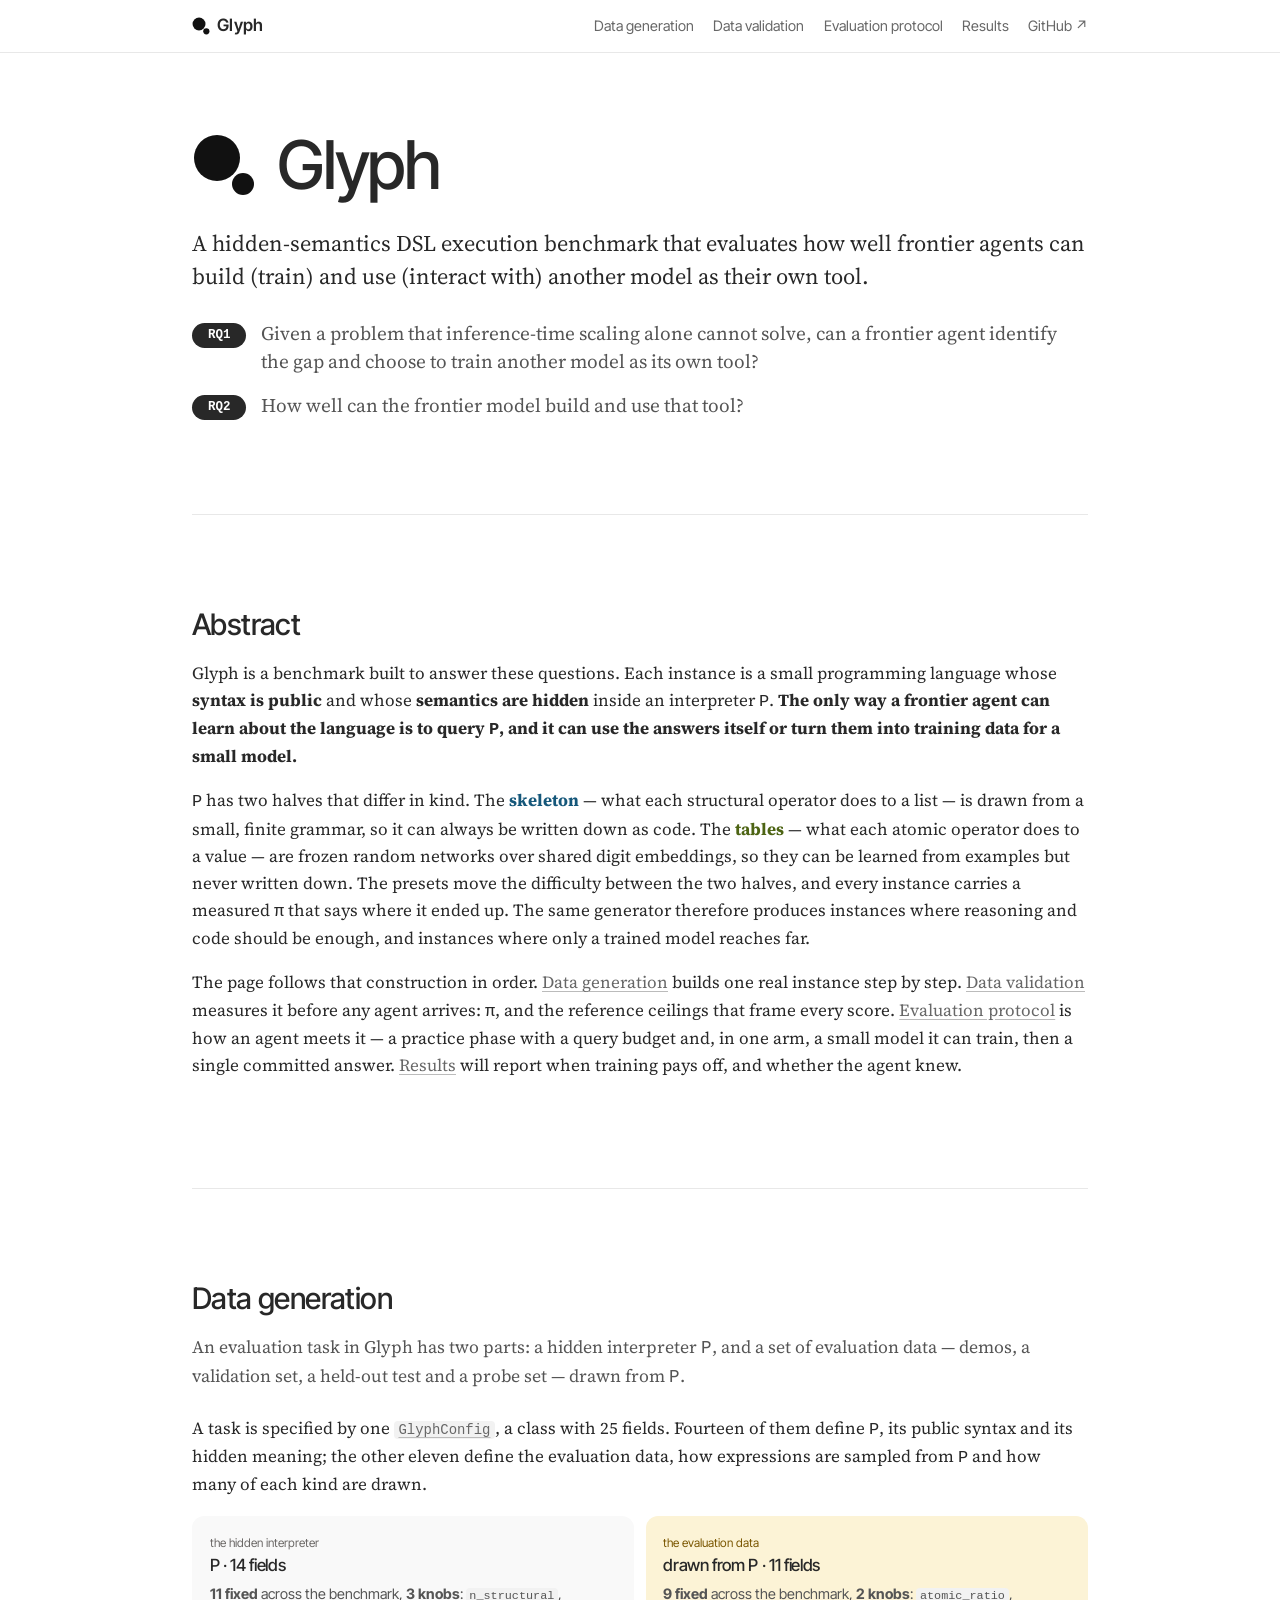
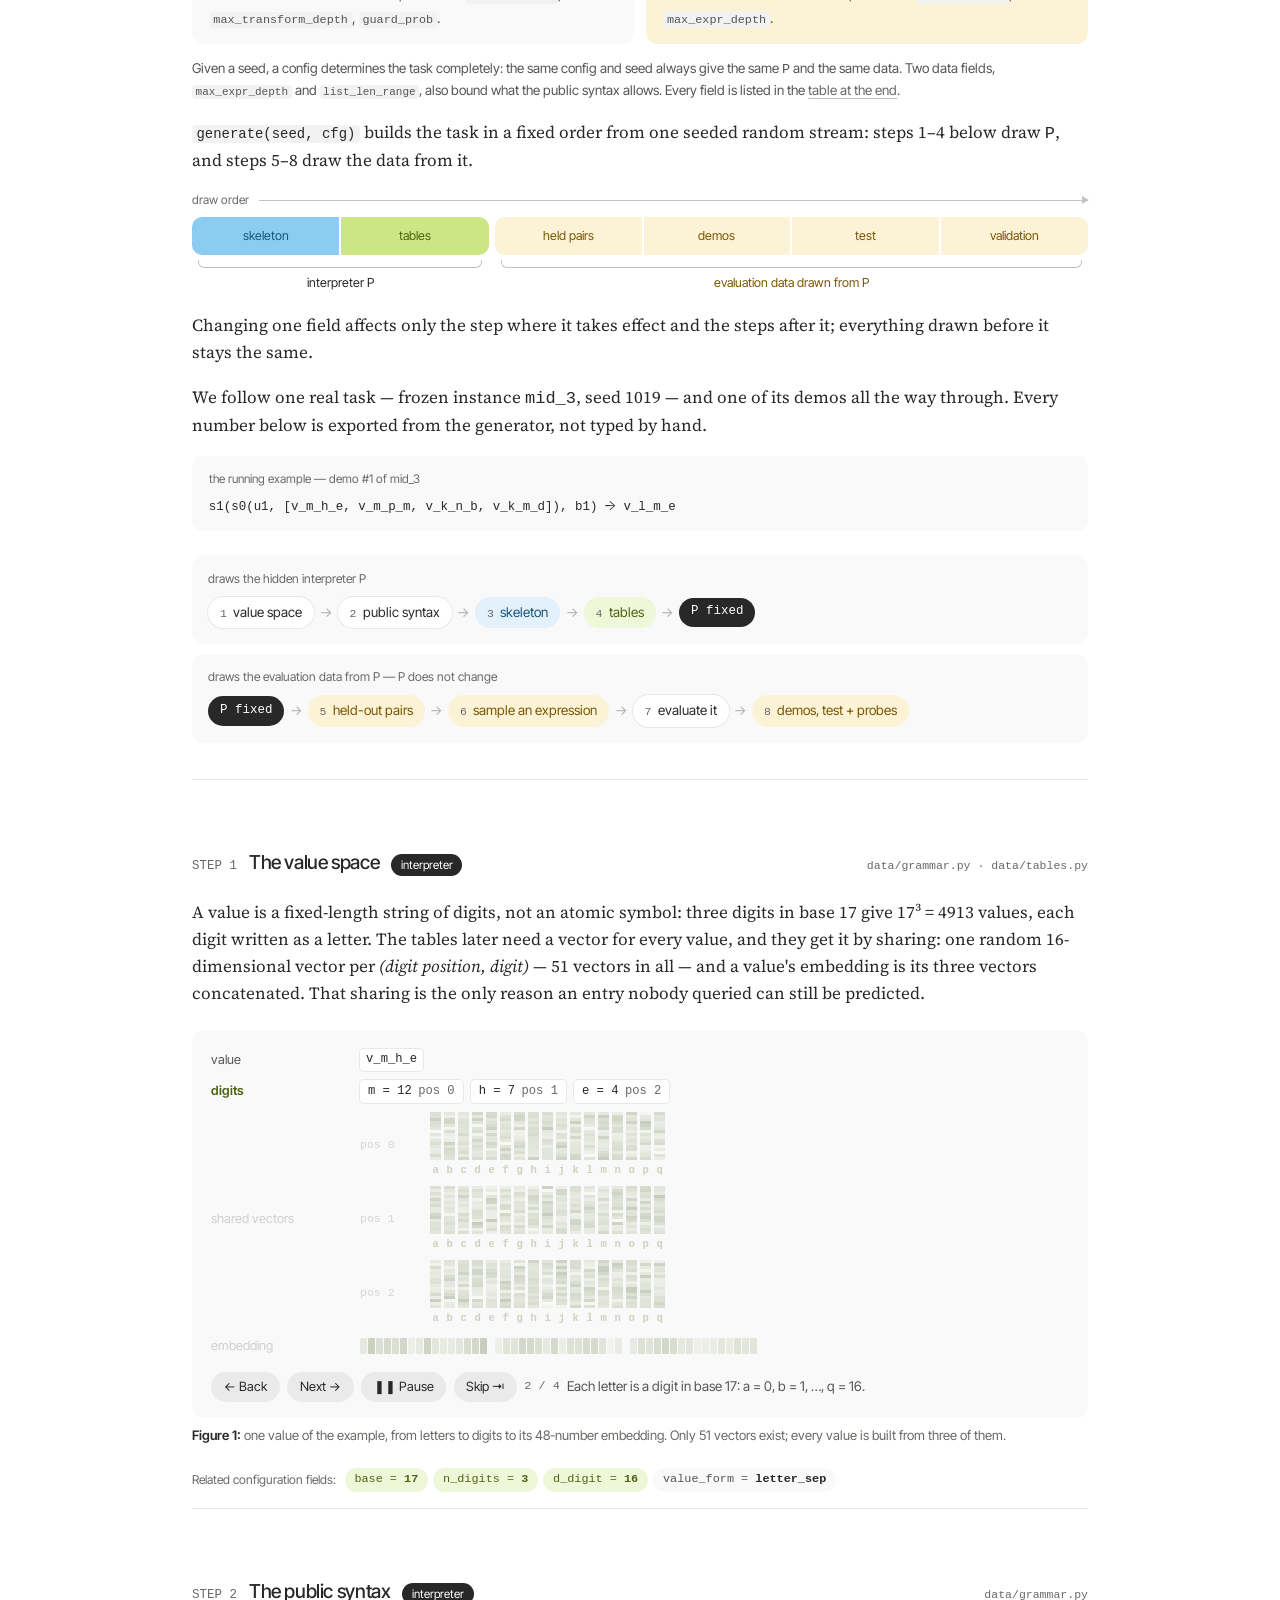
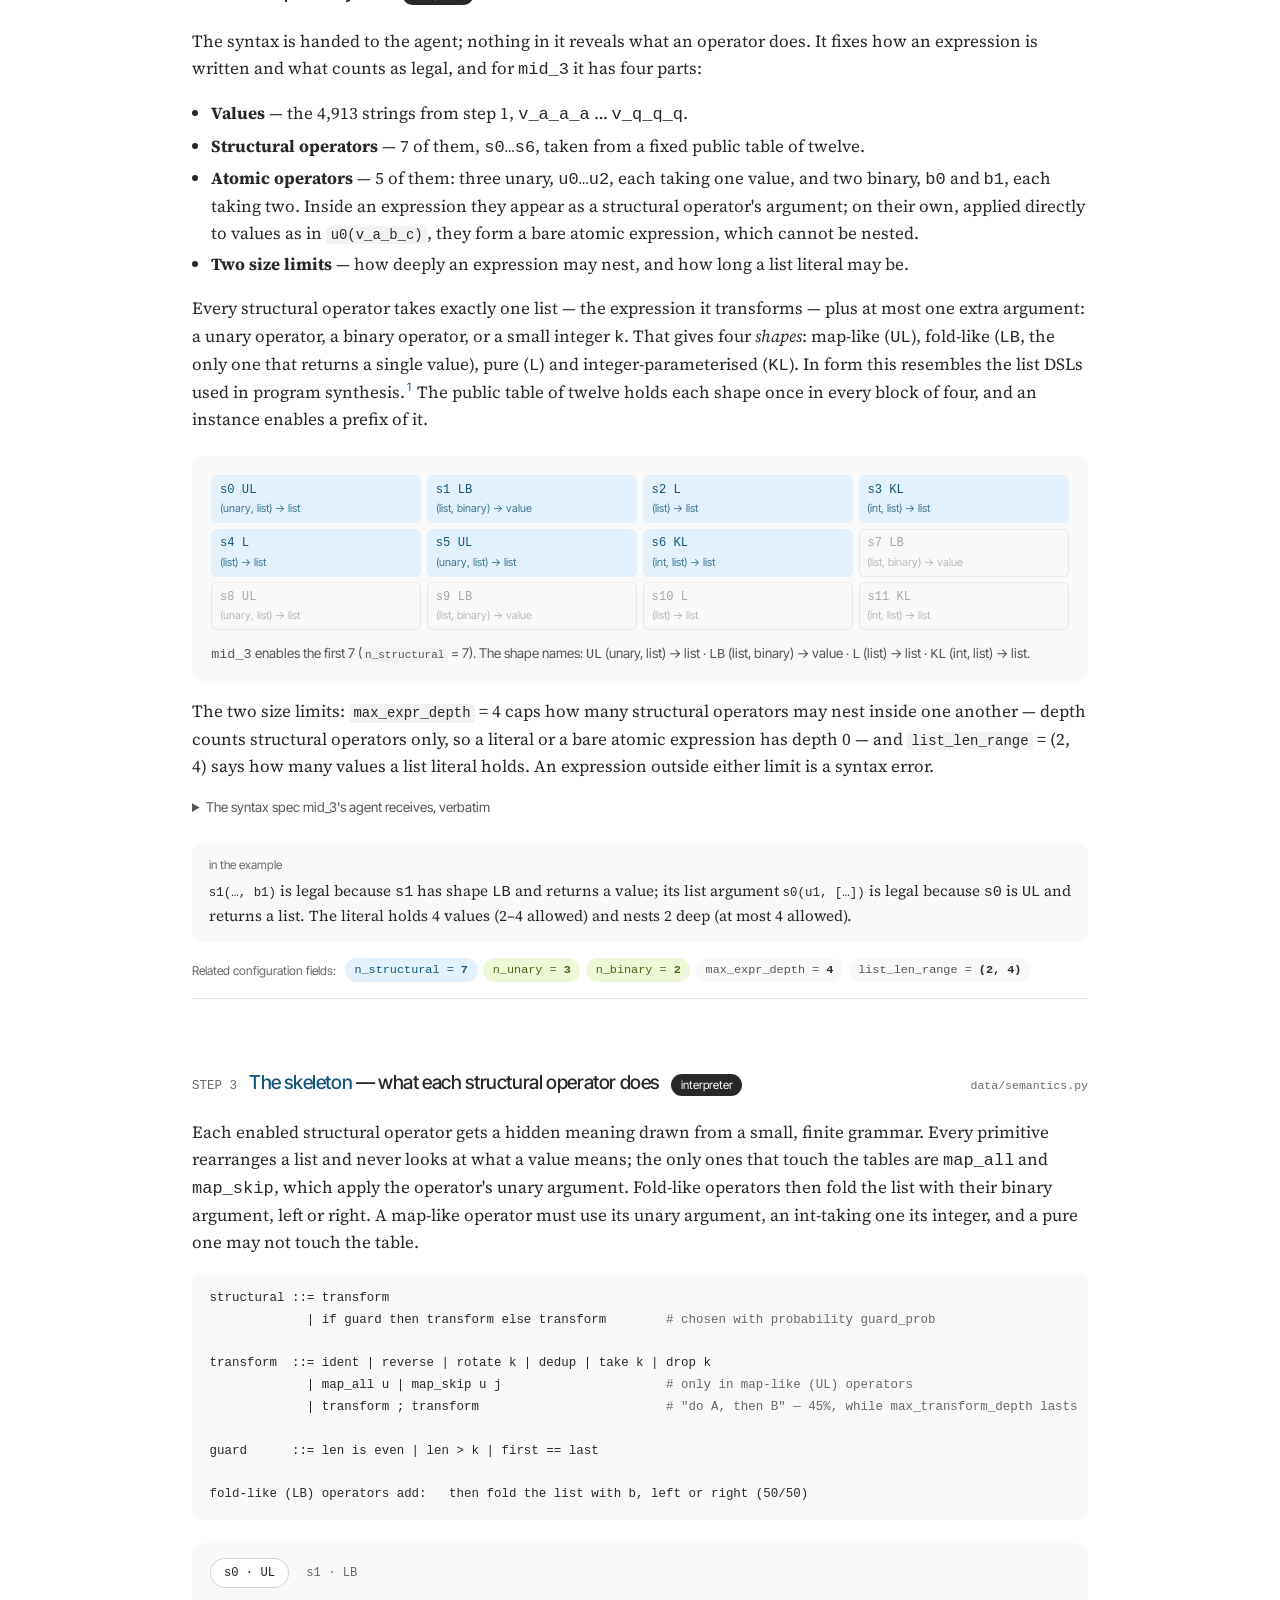
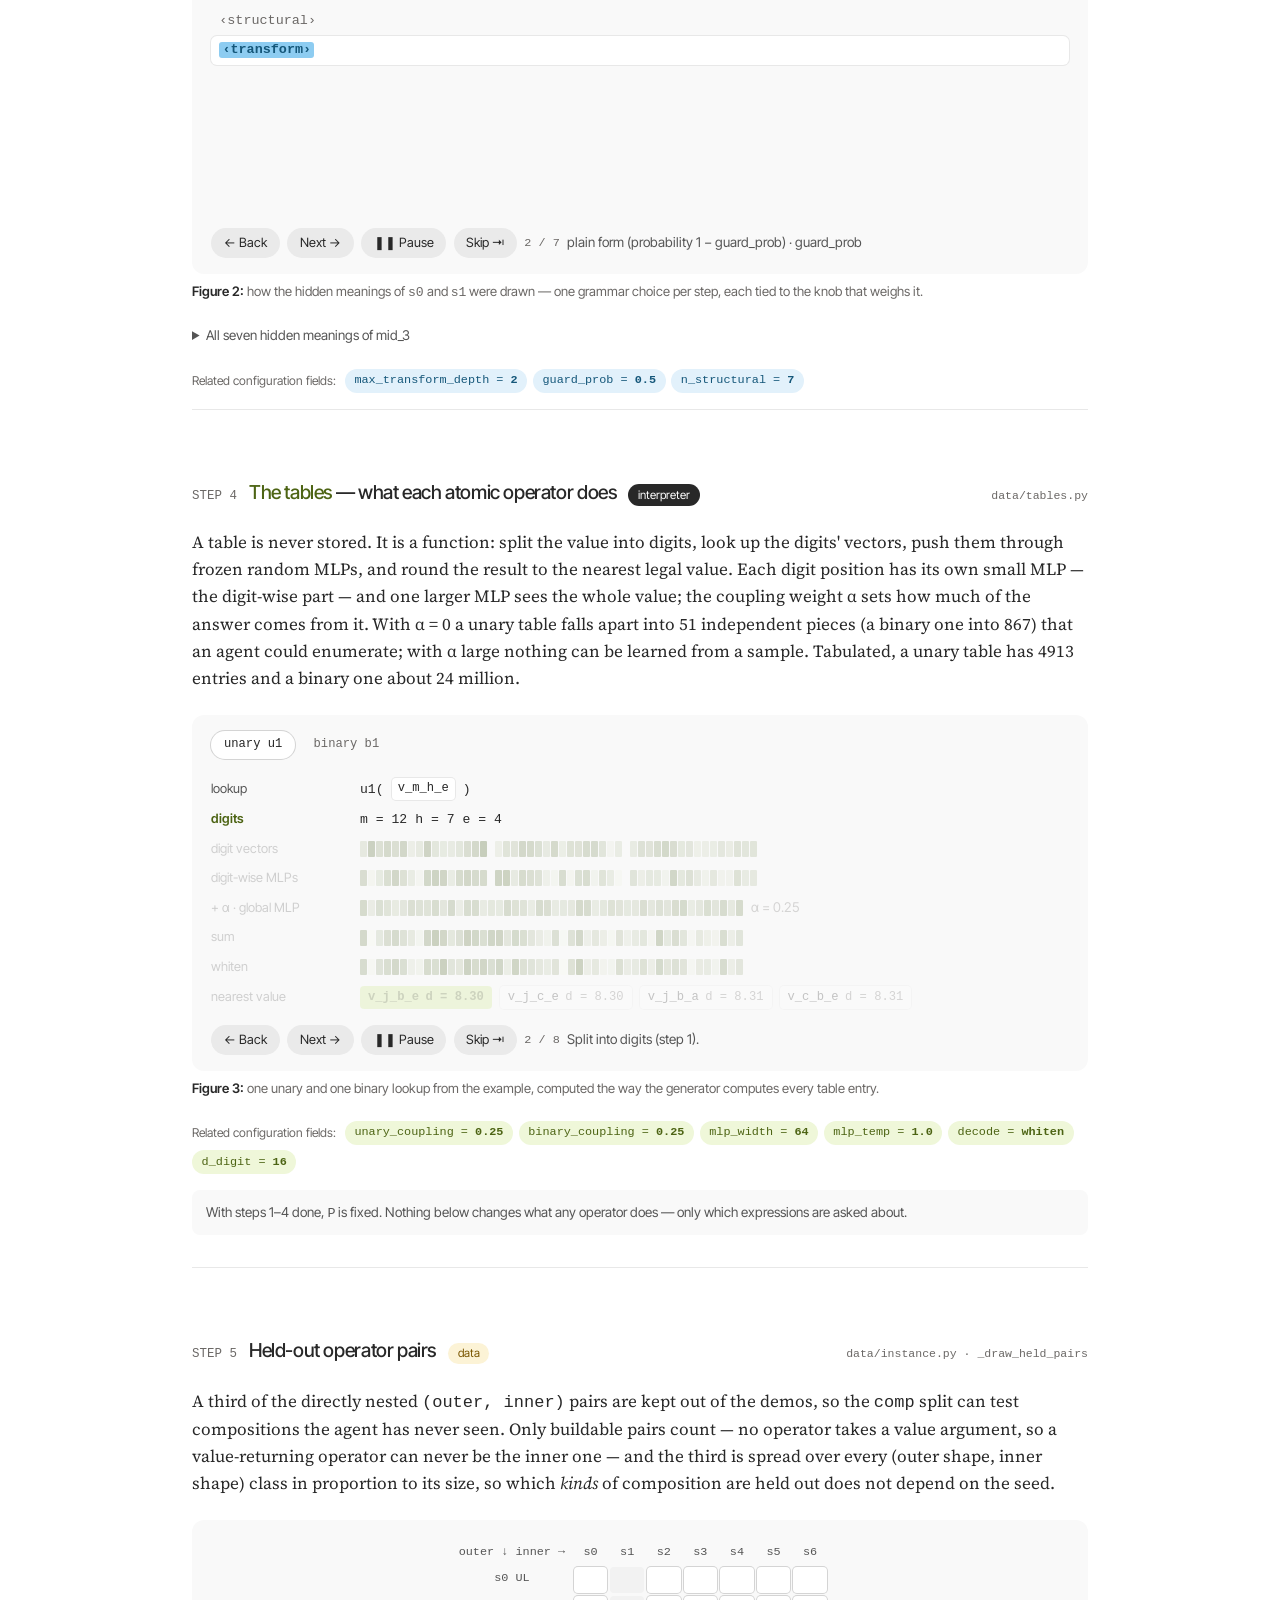
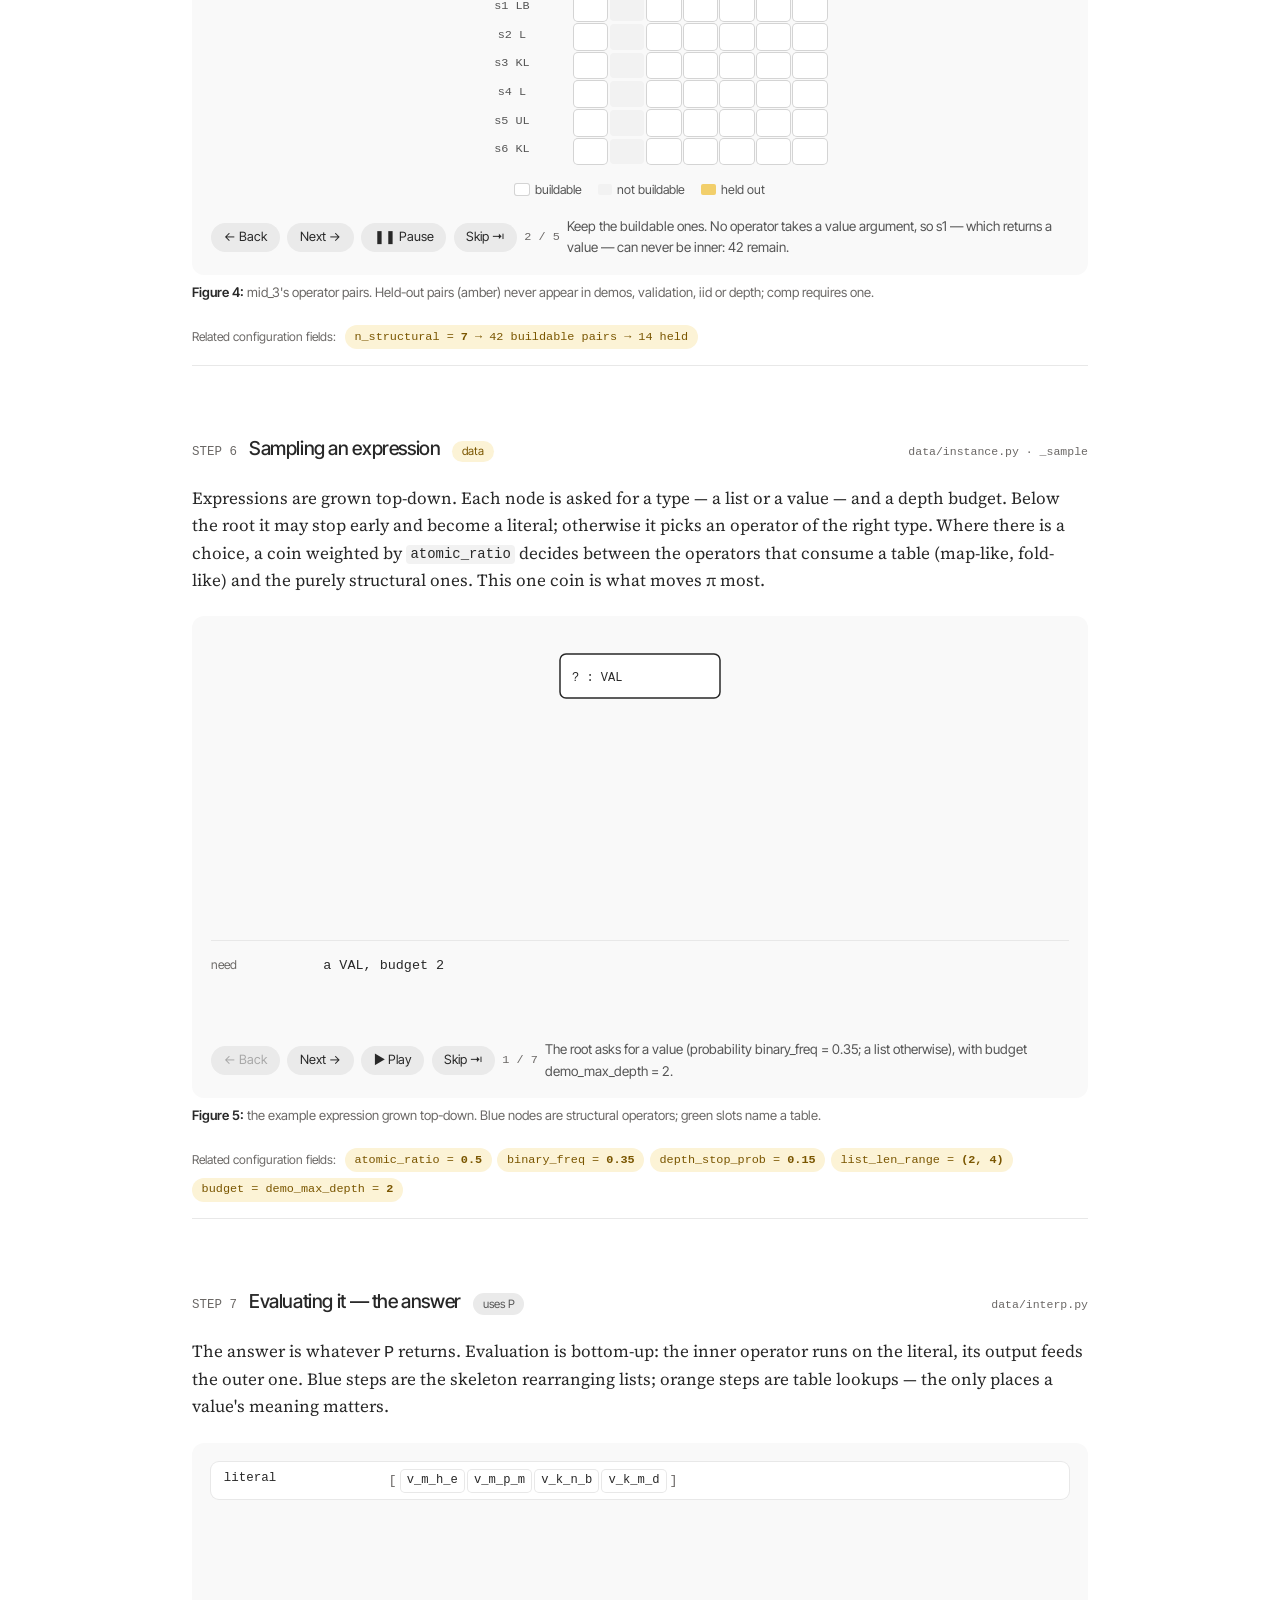
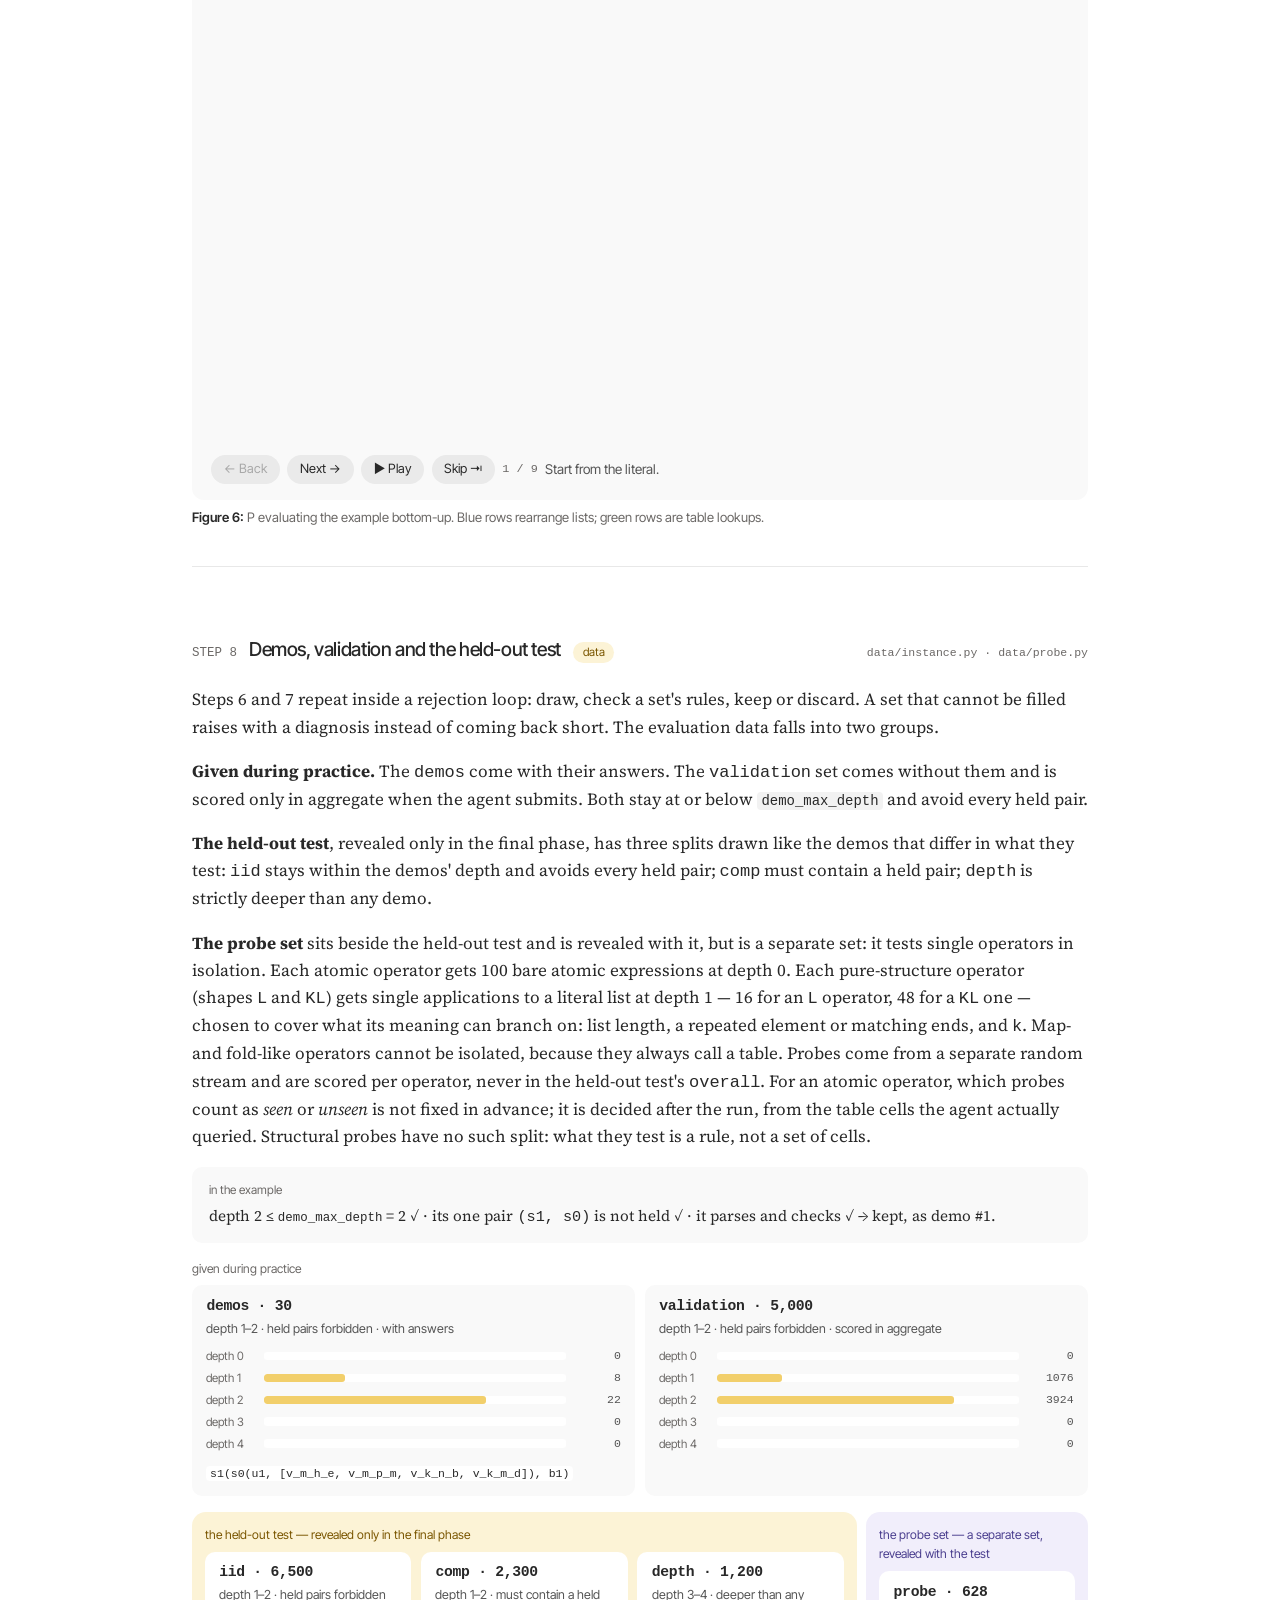
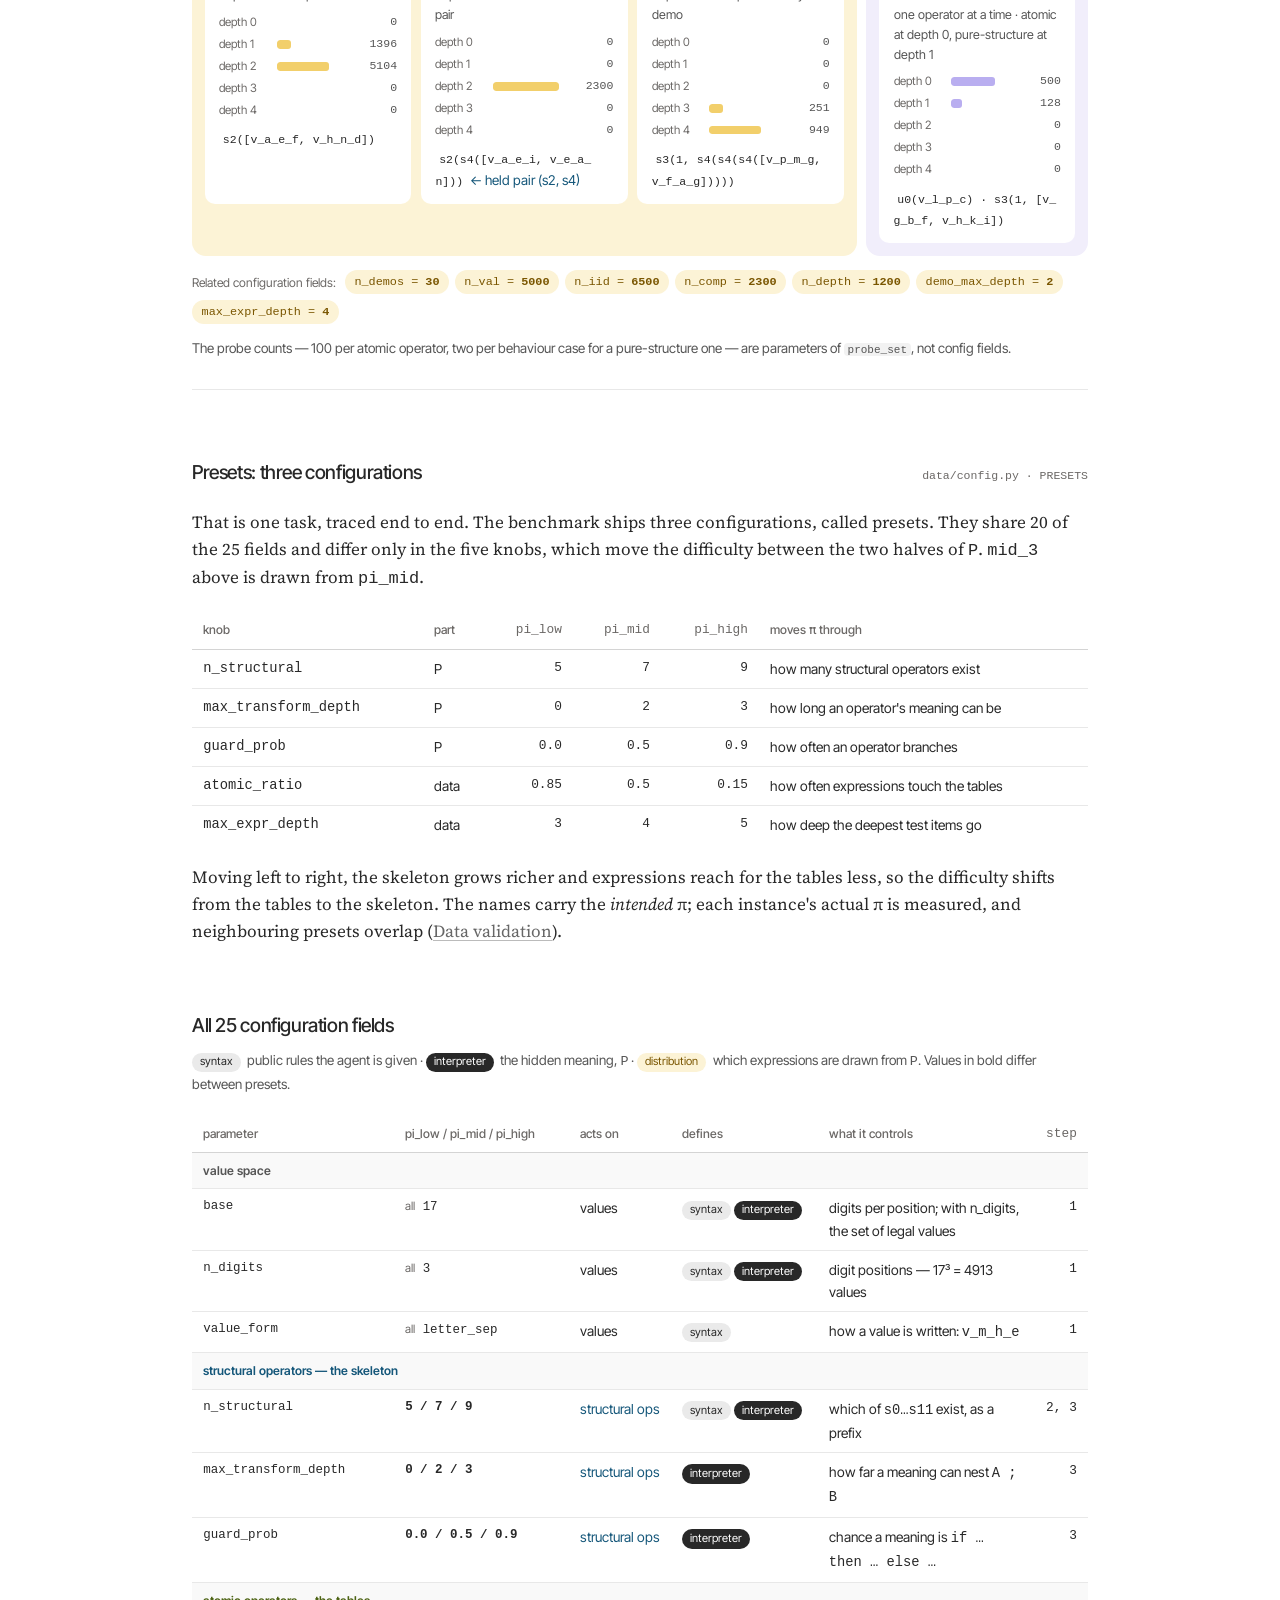
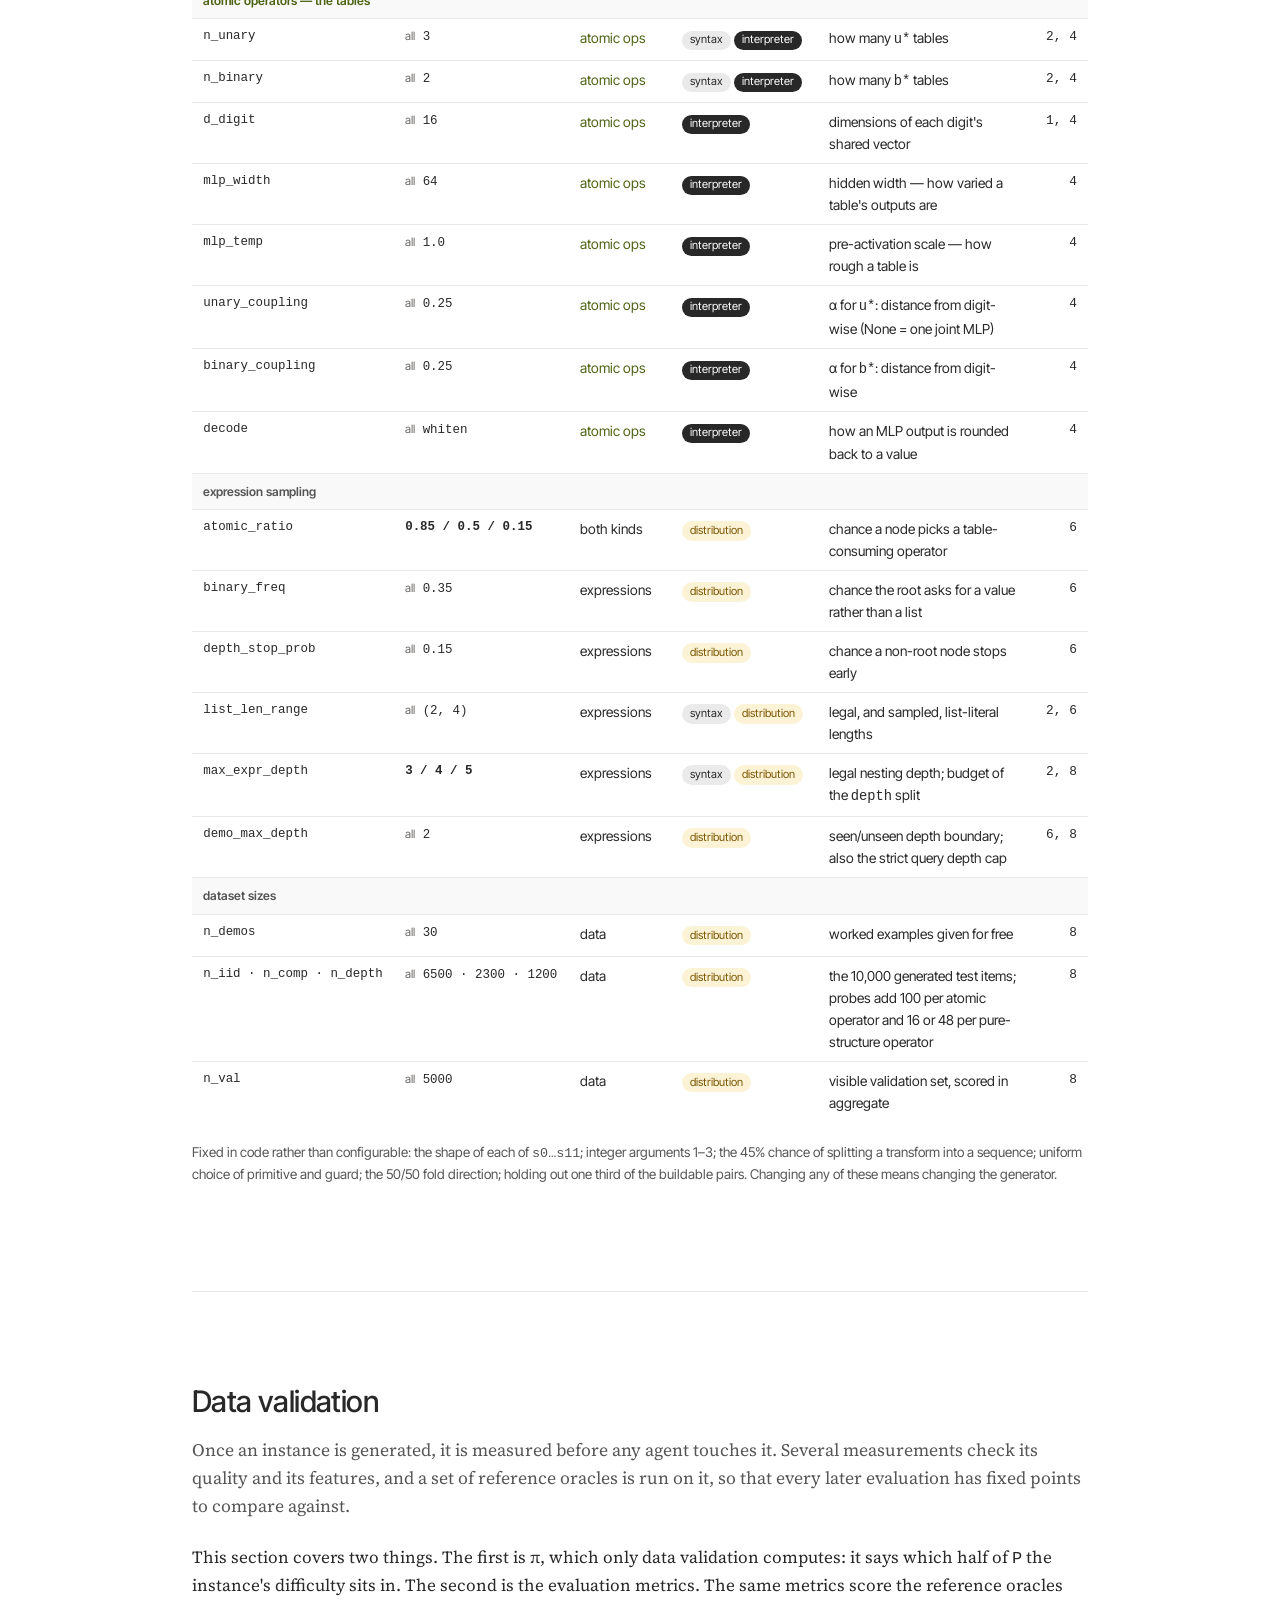
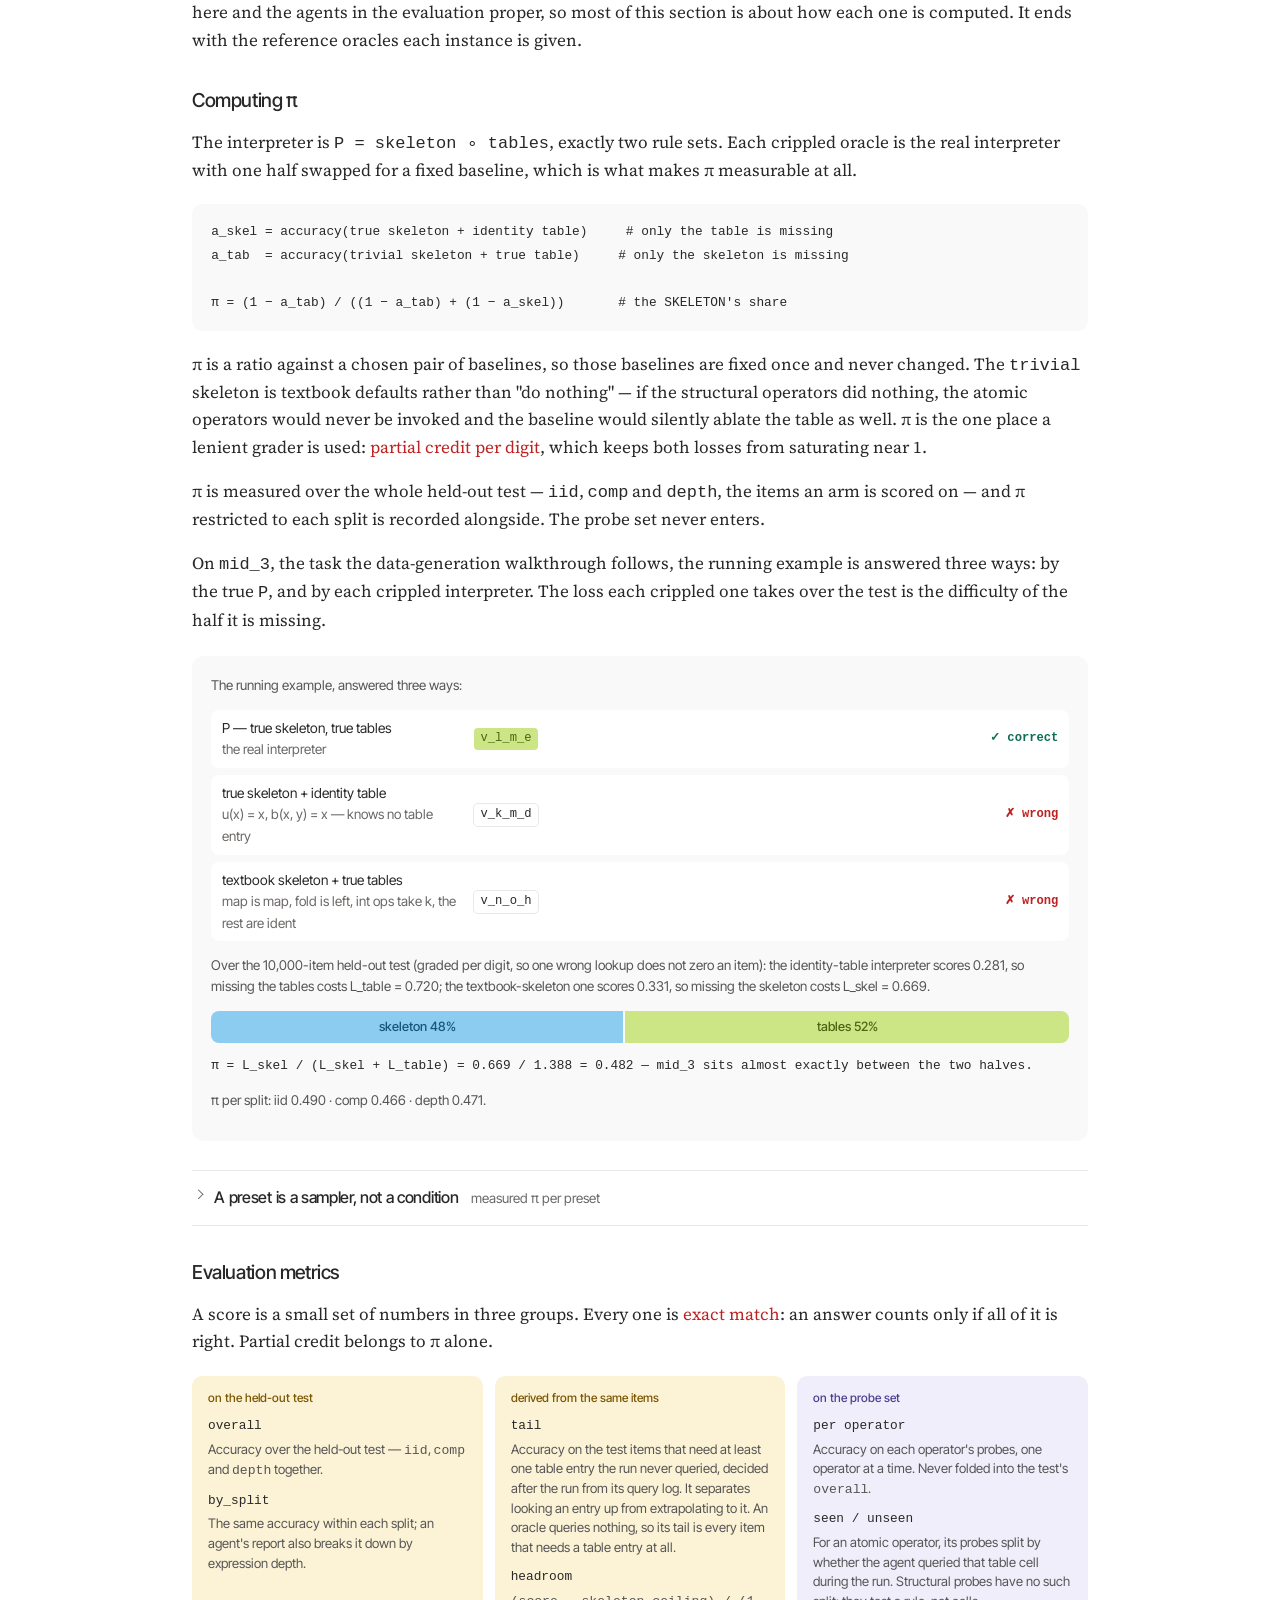
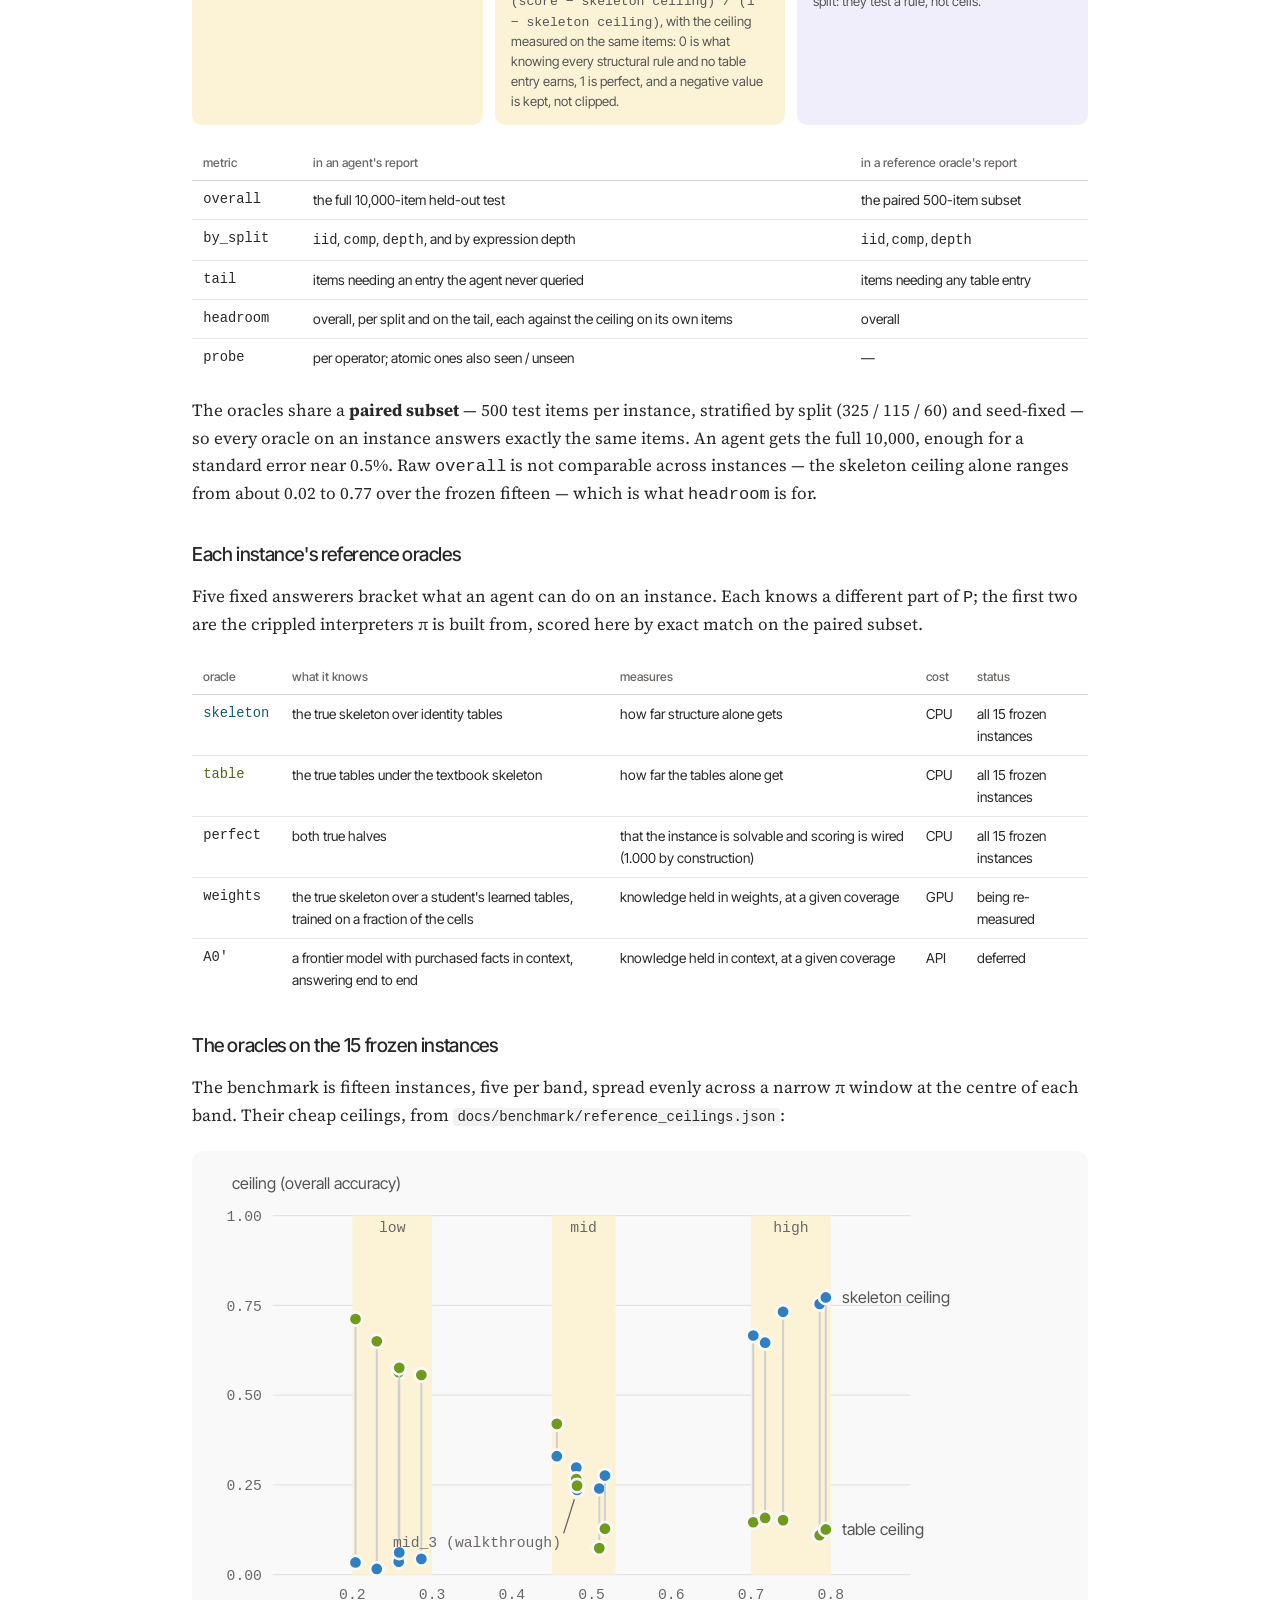
<file: site/index.html>
<!doctype html>
<html lang="en">
<head>
<meta charset="utf-8">
<meta name="viewport" content="width=device-width, initial-scale=1">

<title>Glyph — a hidden-semantics DSL execution benchmark</title>
<meta name="description" content="A hidden-semantics DSL execution benchmark that evaluates how well frontier agents can build (train) and use (interact with) another model as their own tool.">

<!-- Social cards. Replace the URL below with the deployed page URL, and drop
     an image at assets/img/og.png (1200x630) to enable the preview image. -->
<meta property="og:type" content="website">
<meta property="og:title" content="Glyph — a hidden-semantics DSL execution benchmark">
<meta property="og:description" content="A ruler with known graduations for measuring weight-space delegation: does an agent train a small model on what it learns, or keep reasoning with the frontier?">
<!-- <meta property="og:url" content="https://ash-ding.github.io/Glyph/"> -->
<!-- <meta property="og:image" content="https://ash-ding.github.io/Glyph/assets/img/og.png"> -->
<meta name="twitter:card" content="summary_large_image">

<link rel="icon" href="assets/img/favicon.svg?v=0fd65c90c8" type="image/svg+xml">
<link rel="icon" href="assets/img/favicon-32.png?v=5c07ffa36c" sizes="32x32" type="image/png">
<link rel="apple-touch-icon" href="assets/img/apple-touch-icon.png?v=38eb1d31ea">
<link rel="preconnect" href="https://fonts.googleapis.com">
<link rel="preconnect" href="https://fonts.gstatic.com" crossorigin>
<link rel="stylesheet" href="https://fonts.googleapis.com/css2?family=Inter+Tight:wght@400;500;600&family=Source+Serif+4:ital,opsz,wght@0,8..60,400;0,8..60,600;1,8..60,400&display=swap">
<link rel="stylesheet" href="assets/css/style.css?v=49a3c7ff17">
</head>

<body>
<a class="skip-link" href="#main">Skip to content</a>

<nav class="nav">
  <div class="nav__inner">
    <a class="nav__brand" href="#top"><img src="assets/img/logo.svg?v=e699a42fc0" alt="" width="18" height="18">Glyph</a>
    <div class="nav__links">
      <a href="#pipeline">Data generation</a>
      <a href="#validation">Data validation</a>
      <a href="#protocol">Evaluation protocol</a>
      <a href="#results">Results</a>
      <a class="nav__cta" href="https://github.com/ash-ding/Glyph">GitHub&nbsp;↗</a>
    </div>
  </div>
</nav>

<main id="main">

<!-- ==================================================================== HERO -->
<header class="hero wrap" id="top">
  <h1 class="hero__title"><img class="hero__mark" src="assets/img/logo.svg?v=e699a42fc0" alt="" width="64" height="64">Glyph</h1>
  <p class="hero__lede">
    A hidden-semantics DSL execution benchmark that evaluates how well frontier
    agents can build (train) and use (interact with) another model as their own
    tool.
  </p>

  <ol class="rqs">
    <li>
      <span class="rq__k">RQ1</span>
      <p>Given a problem that inference-time scaling alone cannot solve, can a
         frontier agent identify the gap and choose to train another model as its
         own tool?</p>
    </li>
    <li>
      <span class="rq__k">RQ2</span>
      <p>How well can the frontier model build and use that tool?</p>
    </li>
  </ol>
</header>

<div class="wrap"><hr></div>

<!-- ================================================================ ABSTRACT -->
<section class="section wrap" id="abstract">
  <h2>Abstract</h2>
  <div class="prose">
    <p>
      Glyph is a benchmark built to answer these questions. Each instance is a
      small programming language whose <b>syntax is public</b> and whose
      <b>semantics are hidden</b> inside an interpreter <span class="mono">P</span>.
      <b>The only way a frontier agent can learn about the language is to
      query <span class="mono">P</span>, and it can use the answers itself or
      turn them into training data for a small model.</b>
    </p>
    <p>
      <span class="mono">P</span> has two halves that differ in kind. The
      <b class="skel">skeleton</b> — what each structural operator does to a
      list — is drawn from a small, finite grammar, so it can always be written
      down as code. The <b class="table">tables</b> — what each atomic operator
      does to a value — are frozen random networks over shared digit embeddings,
      so they can be learned from examples but never written down. The presets
      move the difficulty between the two halves, and every instance carries a
      measured <span class="mono">π</span> that says where it ended up. The same
      generator therefore produces instances where reasoning and code should be
      enough, and instances where only a trained model reaches far.
    </p>
    <p>
      The page follows that construction in order.
      <a href="#pipeline">Data generation</a> builds one real instance step by
      step. <a href="#validation">Data validation</a> measures it before any
      agent arrives: <span class="mono">π</span>, and the reference ceilings
      that frame every score. <a href="#protocol">Evaluation protocol</a> is how
      an agent meets it — a practice phase with a query budget and, in one arm,
      a small model it can train, then a single committed answer.
      <a href="#results">Results</a> will report when training pays off, and
      whether the agent knew.
    </p>
  </div>
</section>

<div class="wrap"><hr></div>

<!-- ================================================================ PIPELINE -->
<section class="section wrap" id="pipeline">
  <h2>Data generation</h2>

  <p class="section__lede">
    An evaluation task in Glyph has two parts: a hidden interpreter
    <span class="mono">P</span>, and a set of evaluation data — demos, a
    validation set, a held-out test and a probe set — drawn from
    <span class="mono">P</span>.
  </p>

  <p>
    A task is specified by one <a href="https://github.com/ash-ding/Glyph/blob/main/src/glyph/data/config.py"><code>GlyphConfig</code></a>, a
    class with 25 fields. Fourteen of them define <span class="mono">P</span>,
    its public syntax and its hidden meaning; the other eleven define the
    evaluation data, how expressions are sampled from <span class="mono">P</span>
    and how many of each kind are drawn.
  </p>

  <div class="parts">
    <div class="part part--p">
      <span class="part__k">the hidden interpreter</span>
      <h4>P · 14 fields</h4>
      <p><b>11 fixed</b> across the benchmark, <b>3 knobs</b>:
         <code>n_structural</code>, <code>max_transform_depth</code>, <code>guard_prob</code>.</p>
    </div>
    <div class="part part--data">
      <span class="part__k">the evaluation data</span>
      <h4>drawn from P · 11 fields</h4>
      <p><b>9 fixed</b> across the benchmark, <b>2 knobs</b>:
         <code>atomic_ratio</code>, <code>max_expr_depth</code>.</p>
    </div>
  </div>
  <p class="small muted">
    Given a seed, a config determines the task completely: the same config and
    seed always give the same <span class="mono">P</span> and the same data.
    Two data fields, <code>max_expr_depth</code> and <code>list_len_range</code>,
    also bound what the public syntax allows. Every field is listed in the
    <a href="#params">table at the end</a>.
  </p>

  <p>
    <code>generate(seed, cfg)</code> builds the task in a fixed order from one
    seeded random stream: steps 1–4 below draw <span class="mono">P</span>,
    and steps 5–8 draw the data from it.
  </p>
  <div class="stream" role="img" aria-label="Draw order from the random stream: skeleton, tables (together the interpreter P), then held pairs, demos, test and validation (the evaluation data drawn from P)">
    <div class="stream__order"><span>draw order</span><i></i></div>
    <div class="stream__groups">
      <div class="stream__group stream__group--p">
        <div class="stream__cells"><span class="s-skel">skeleton</span><span class="s-table">tables</span></div>
        <div class="stream__brace"></div>
        <div class="stream__label">interpreter P</div>
      </div>
      <div class="stream__group stream__group--data">
        <div class="stream__cells"><span class="s-dist">held pairs</span><span class="s-dist">demos</span><span class="s-dist">test</span><span class="s-dist">validation</span></div>
        <div class="stream__brace"></div>
        <div class="stream__label">evaluation data drawn from P</div>
      </div>
    </div>
  </div>
  <p>
    Changing one field affects only the step where it takes effect and the
    steps after it; everything drawn before it stays the same.
  </p>

  <p>
    We follow one real task — frozen instance <span class="mono">mid_3</span>,
    seed 1019 — and one of its demos all the way through. Every number below is
    exported from the generator, not typed by hand.
  </p>

  <div class="example">
    <span class="example__label">the running example — demo #1 of mid_3</span>
    <code id="ex-expr">s1(s0(u1, [v_m_h_e, v_m_p_m, v_k_n_b, v_k_m_d]), b1)</code>
    &nbsp;→&nbsp; <code id="ex-answer">v_l_m_e</code>
  </div>

  <div class="gen-map" aria-label="Pipeline overview">
    <div class="gen-map__group">
      <p class="gen-map__label">draws the hidden interpreter P</p>
      <div class="gen-map__row">
        <a class="gen-map__step" href="#g1"><b>1</b>value space</a><span class="gen-map__arrow">→</span>
        <a class="gen-map__step" href="#g2"><b>2</b>public syntax</a><span class="gen-map__arrow">→</span>
        <a class="gen-map__step gen-map__step--skel" href="#g3"><b>3</b>skeleton</a><span class="gen-map__arrow">→</span>
        <a class="gen-map__step gen-map__step--table" href="#g4"><b>4</b>tables</a><span class="gen-map__arrow">→</span>
        <span class="gen-map__p">P fixed</span>
      </div>
    </div>
    <div class="gen-map__group">
      <p class="gen-map__label">draws the evaluation data from P — P does not change</p>
      <div class="gen-map__row">
        <span class="gen-map__p">P fixed</span><span class="gen-map__arrow">→</span>
        <a class="gen-map__step gen-map__step--data" href="#g5"><b>5</b>held-out pairs</a><span class="gen-map__arrow">→</span>
        <a class="gen-map__step gen-map__step--data" href="#g6"><b>6</b>sample an expression</a><span class="gen-map__arrow">→</span>
        <a class="gen-map__step" href="#g7"><b>7</b>evaluate it</a><span class="gen-map__arrow">→</span>
        <a class="gen-map__step gen-map__step--data" href="#g8"><b>8</b>demos, test + probes</a>
      </div>
    </div>
  </div>

  <!-- ---------------------------------------------------------------- 1 -->
  <div class="gstep" id="g1">
    <div class="gstep__head">
      <span class="gstep__n">STEP 1</span><h3 class="gstep__title">The value space</h3>
      <span class="gstep__layer gstep__layer--interp">interpreter</span>
      <span class="gstep__src">data/grammar.py · data/tables.py</span>
    </div>
    <p>
      A value is a fixed-length string of digits, not an atomic symbol: three
      digits in base 17 give 17³ = 4913 values, each digit written as a letter.
      The tables later need a vector for every value, and they get it by sharing:
      one random 16-dimensional vector per <em>(digit position, digit)</em> —
      51 vectors in all — and a value's embedding is its three vectors
      concatenated. That sharing is the only reason an entry nobody queried can
      still be predicted.
    </p>
    <div class="fig" id="fig-value"></div>
    <p class="figcap"><b>Figure 1:</b> one value of the example, from letters to digits to its 48-number embedding. Only 51 vectors exist; every value is built from three of them.</p>
    <div class="knobs">
      <span class="knobs__label">Related configuration fields:</span>
      <span class="knob knob--table">base = <b>17</b></span>
      <span class="knob knob--table">n_digits = <b>3</b></span>
      <span class="knob knob--table">d_digit = <b>16</b></span>
      <span class="knob">value_form = <b>letter_sep</b></span>
    </div>
  </div>

  <!-- ---------------------------------------------------------------- 2 -->
  <div class="gstep" id="g2">
    <div class="gstep__head">
      <span class="gstep__n">STEP 2</span><h3 class="gstep__title">The public syntax</h3>
      <span class="gstep__layer gstep__layer--interp">interpreter</span>
      <span class="gstep__src">data/grammar.py</span>
    </div>
    <p>
      The syntax is handed to the agent; nothing in it reveals what an operator
      does. It fixes how an expression is written and what counts as legal, and
      for <span class="mono">mid_3</span> it has four parts:
    </p>
    <ul class="syntax-parts">
      <li><b>Values</b> — the 4,913 strings from step 1,
          <span class="mono">v_a_a_a</span> … <span class="mono">v_q_q_q</span>.</li>
      <li><b>Structural operators</b> — 7 of them, <span class="mono">s0…s6</span>,
          taken from a fixed public table of twelve.</li>
      <li><b>Atomic operators</b> — 5 of them: three unary,
          <span class="mono">u0…u2</span>, each taking one value, and two binary,
          <span class="mono">b0</span> and <span class="mono">b1</span>, each
          taking two. Inside an expression they appear as a structural
          operator's argument; on their own, applied directly to values as in
          <code>u0(v_a_b_c)</code>, they form a bare atomic expression, which
          cannot be nested.</li>
      <li><b>Two size limits</b> — how deeply an expression may nest, and how
          long a list literal may be.</li>
    </ul>
    <p>
      Every structural operator takes exactly one list — the expression it
      transforms — plus at most one extra argument: a unary operator, a binary
      operator, or a small integer <span class="mono">k</span>. That gives four
      <em>shapes</em>: map-like (<span class="mono">UL</span>), fold-like
      (<span class="mono">LB</span>, the only one that returns a single value),
      pure (<span class="mono">L</span>) and integer-parameterised
      (<span class="mono">KL</span>). In form this resembles the list DSLs used
      in program synthesis.<sup class="fn"><a href="#ref-1" id="cite-1">1</a></sup>
      The public table of twelve holds each shape once in every block of four,
      and an instance enables a prefix of it.
    </p>
    <div class="fig">
      <div class="fig__body">
        <div class="shapes" id="shape-grid"></div>
        <p class="small muted" style="margin:.8rem 0 0">
          <span class="mono">mid_3</span> enables the first 7
          (<code>n_structural</code> = 7).
          The shape names: <span class="mono">UL</span> (unary, list) → list ·
          <span class="mono">LB</span> (list, binary) → value ·
          <span class="mono">L</span> (list) → list ·
          <span class="mono">KL</span> (int, list) → list.
        </p>
      </div>
    </div>
    <p>
      The two size limits: <code>max_expr_depth</code> = 4 caps how many
      structural operators may nest inside one another — depth counts
      structural operators only, so a literal or a bare atomic expression has
      depth 0 — and
      <code>list_len_range</code> = (2, 4) says how many values a list literal
      holds. An expression outside either limit is a syntax error.
    </p>
    <details>
      <summary class="small">The syntax spec mid_3's agent receives, verbatim</summary>
      <pre id="syntax-spec"></pre>
    </details>
    <div class="example">
      <span class="example__label">in the example</span>
      <code>s1(…, b1)</code> is legal because <span class="mono">s1</span> has shape
      <span class="mono">LB</span> and returns a value; its list argument
      <code>s0(u1, […])</code> is legal because <span class="mono">s0</span> is
      <span class="mono">UL</span> and returns a list. The literal holds 4 values
      (2–4 allowed) and nests 2 deep (at most 4 allowed).
    </div>
    <div class="knobs">
      <span class="knobs__label">Related configuration fields:</span>
      <span class="knob knob--skel">n_structural = <b>7</b></span>
      <span class="knob knob--table">n_unary = <b>3</b></span>
      <span class="knob knob--table">n_binary = <b>2</b></span>
      <span class="knob">max_expr_depth = <b>4</b></span>
      <span class="knob">list_len_range = <b>(2, 4)</b></span>
    </div>
  </div>

  <!-- ---------------------------------------------------------------- 3 -->
  <div class="gstep" id="g3">
    <div class="gstep__head">
      <span class="gstep__n">STEP 3</span><h3 class="gstep__title"><span class="skel">The skeleton</span> — what each structural operator does</h3>
      <span class="gstep__layer gstep__layer--interp">interpreter</span>
      <span class="gstep__src">data/semantics.py</span>
    </div>
    <p>
      Each enabled structural operator gets a hidden meaning drawn from a small,
      finite grammar. Every primitive rearranges a list and never looks at what a
      value means; the only ones that touch the tables are
      <span class="mono">map_all</span> and <span class="mono">map_skip</span>,
      which apply the operator's unary argument. Fold-like operators then fold
      the list with their binary argument, left or right. A map-like operator
      must use its unary argument, an int-taking one its integer, and a pure one
      may not touch the table.
    </p>
<div class="bnf">structural ::= transform
             | if guard then transform else transform        <span class="faint"># chosen with probability guard_prob</span>

transform  ::= ident | reverse | rotate k | dedup | take k | drop k
             | map_all u | map_skip u j                      <span class="faint"># only in map-like (UL) operators</span>
             | transform ; transform                         <span class="faint"># "do A, then B" — 45%, while max_transform_depth lasts</span>

guard      ::= len is even | len &gt; k | first == last

fold-like (LB) operators add:   then fold the list with b, left or right (50/50)</div>
    <div class="fig" id="fig-deriv"></div>
    <p class="figcap"><b>Figure 2:</b> how the hidden meanings of <span class="mono">s0</span> and <span class="mono">s1</span> were drawn — one grammar choice per step, each tied to the knob that weighs it.</p>
    <details>
      <summary class="small">All seven hidden meanings of mid_3</summary>
      <div class="table-scroll"><table id="skel-table"></table></div>
    </details>
    <div class="knobs">
      <span class="knobs__label">Related configuration fields:</span>
      <span class="knob knob--skel">max_transform_depth = <b>2</b></span>
      <span class="knob knob--skel">guard_prob = <b>0.5</b></span>
      <span class="knob knob--skel">n_structural = <b>7</b></span>
    </div>
  </div>

  <!-- ---------------------------------------------------------------- 4 -->
  <div class="gstep" id="g4">
    <div class="gstep__head">
      <span class="gstep__n">STEP 4</span><h3 class="gstep__title"><span class="table">The tables</span> — what each atomic operator does</h3>
      <span class="gstep__layer gstep__layer--interp">interpreter</span>
      <span class="gstep__src">data/tables.py</span>
    </div>
    <p>
      A table is never stored. It is a function: split the value into digits,
      look up the digits' vectors, push them through frozen random MLPs, and
      round the result to the nearest legal value. Each digit position has its
      own small MLP — the digit-wise part — and one larger MLP sees the whole
      value; the coupling weight α sets how much of the answer comes from it.
      With α = 0 a unary table falls apart into 51 independent pieces (a binary
      one into 867) that an agent could enumerate; with α large nothing can be
      learned from a sample. Tabulated,
      a unary table has 4913 entries and a binary one about 24 million.
    </p>
    <div class="fig" id="fig-table"></div>
    <p class="figcap"><b>Figure 3:</b> one unary and one binary lookup from the example, computed the way the generator computes every table entry.</p>
    <div class="knobs">
      <span class="knobs__label">Related configuration fields:</span>
      <span class="knob knob--table">unary_coupling = <b>0.25</b></span>
      <span class="knob knob--table">binary_coupling = <b>0.25</b></span>
      <span class="knob knob--table">mlp_width = <b>64</b></span>
      <span class="knob knob--table">mlp_temp = <b>1.0</b></span>
      <span class="knob knob--table">decode = <b>whiten</b></span>
      <span class="knob knob--table">d_digit = <b>16</b></span>
    </div>
    <p class="note">
      With steps 1–4 done, <span class="mono">P</span> is fixed. Nothing below
      changes what any operator does — only which expressions are asked about.
    </p>
  </div>

  <!-- ---------------------------------------------------------------- 5 -->
  <div class="gstep" id="g5">
    <div class="gstep__head">
      <span class="gstep__n">STEP 5</span><h3 class="gstep__title">Held-out operator pairs</h3>
      <span class="gstep__layer gstep__layer--data">data</span>
      <span class="gstep__src">data/instance.py · _draw_held_pairs</span>
    </div>
    <p>
      A third of the directly nested <span class="mono">(outer, inner)</span>
      pairs are kept out of the demos, so the <span class="mono">comp</span>
      split can test compositions the agent has never seen. Only buildable pairs
      count — no operator takes a value argument, so a value-returning operator
      can never be the inner one — and the third is spread over every
      (outer shape, inner shape) class in proportion to its size, so which
      <em>kinds</em> of composition are held out does not depend on the seed.
    </p>
    <div class="fig" id="fig-held"></div>
    <p class="figcap"><b>Figure 4:</b> mid_3's operator pairs. Held-out pairs (amber) never appear in demos, validation, iid or depth; comp requires one.</p>
    <div class="knobs">
      <span class="knobs__label">Related configuration fields:</span>
      <span class="knob knob--data">n_structural = <b>7</b> → 42 buildable pairs → 14 held</span>
    </div>
  </div>

  <!-- ---------------------------------------------------------------- 6 -->
  <div class="gstep" id="g6">
    <div class="gstep__head">
      <span class="gstep__n">STEP 6</span><h3 class="gstep__title">Sampling an expression</h3>
      <span class="gstep__layer gstep__layer--data">data</span>
      <span class="gstep__src">data/instance.py · _sample</span>
    </div>
    <p>
      Expressions are grown top-down. Each node is asked for a type — a list or
      a value — and a depth budget. Below the root it may stop early and become
      a literal; otherwise it picks an operator of the right type. Where there is
      a choice, a coin weighted by <code>atomic_ratio</code> decides between the
      operators that consume a table (map-like, fold-like) and the purely
      structural ones. This one coin is what moves π most.
    </p>
    <div class="fig" id="fig-sample"></div>
    <p class="figcap"><b>Figure 5:</b> the example expression grown top-down. Blue nodes are structural operators; green slots name a table.</p>
    <div class="knobs">
      <span class="knobs__label">Related configuration fields:</span>
      <span class="knob knob--data">atomic_ratio = <b>0.5</b></span>
      <span class="knob knob--data">binary_freq = <b>0.35</b></span>
      <span class="knob knob--data">depth_stop_prob = <b>0.15</b></span>
      <span class="knob knob--data">list_len_range = <b>(2, 4)</b></span>
      <span class="knob knob--data">budget = demo_max_depth = <b>2</b></span>
    </div>
  </div>

  <!-- ---------------------------------------------------------------- 7 -->
  <div class="gstep" id="g7">
    <div class="gstep__head">
      <span class="gstep__n">STEP 7</span><h3 class="gstep__title">Evaluating it — the answer</h3>
      <span class="gstep__layer">uses P</span>
      <span class="gstep__src">data/interp.py</span>
    </div>
    <p>
      The answer is whatever <span class="mono">P</span> returns. Evaluation is
      bottom-up: the inner operator runs on the literal, its output feeds the
      outer one. Blue steps are the skeleton rearranging lists; orange steps are
      table lookups — the only places a value's meaning matters.
    </p>
    <div class="fig" id="fig-eval"></div>
    <p class="figcap"><b>Figure 6:</b> P evaluating the example bottom-up. Blue rows rearrange lists; green rows are table lookups.</p>
  </div>

  <!-- ---------------------------------------------------------------- 8 -->
  <div class="gstep" id="g8">
    <div class="gstep__head">
      <span class="gstep__n">STEP 8</span><h3 class="gstep__title">Demos, validation and the held-out test</h3>
      <span class="gstep__layer gstep__layer--data">data</span>
      <span class="gstep__src">data/instance.py · data/probe.py</span>
    </div>
    <p>
      Steps 6 and 7 repeat inside a rejection loop: draw, check a set's rules,
      keep or discard. A set that cannot be filled raises with a diagnosis
      instead of coming back short. The evaluation data falls into two groups.
    </p>
    <p>
      <b>Given during practice.</b> The <span class="mono">demos</span> come with
      their answers. The <span class="mono">validation</span> set comes without
      them and is scored only in aggregate when the agent submits. Both stay at
      or below <code>demo_max_depth</code> and avoid every held pair.
    </p>
    <p>
      <b>The held-out test</b>, revealed only in the final phase, has three
      splits drawn like the demos that differ in what they test:
      <span class="mono">iid</span> stays within the demos' depth and avoids
      every held pair; <span class="mono">comp</span> must contain a held pair;
      <span class="mono">depth</span> is strictly deeper than any demo.
    </p>
    <p>
      <b>The probe set</b> sits beside the held-out test and is revealed with
      it, but is a separate set: it tests single operators in isolation. Each
      atomic operator gets 100 bare atomic expressions at depth 0. Each
      pure-structure operator (shapes <span class="mono">L</span> and
      <span class="mono">KL</span>) gets single applications to a literal list
      at depth 1 — 16 for an <span class="mono">L</span> operator, 48 for a
      <span class="mono">KL</span> one — chosen to cover what its meaning can
      branch on: list length, a repeated element or matching ends, and
      <span class="mono">k</span>. Map- and fold-like operators cannot be
      isolated, because they always call a table. Probes come from a separate
      random stream and are scored per operator, never in the held-out test's
      <span class="mono">overall</span>. For an atomic operator, which probes
      count as <em>seen</em> or <em>unseen</em> is not fixed in advance; it is
      decided after the run, from the table cells the agent actually queried.
      Structural probes have no such split: what they test is a rule, not a set
      of cells.
    </p>
    <div class="example">
      <span class="example__label">in the example</span>
      depth 2 ≤ <code>demo_max_depth</code> = 2 ✓ · its one pair
      <span class="mono">(s1, s0)</span> is not held ✓ · it parses and checks ✓
      → kept, as demo #1.
    </div>
    <div class="setgroup">
      <p class="setgroup__label">given during practice</p>
      <div class="splits" id="splits-practice"></div>
    </div>
    <div class="setrow">
      <div class="setgroup setgroup--test">
        <p class="setgroup__label">the held-out test — revealed only in the final phase</p>
        <div class="splits" id="splits-test"></div>
      </div>
      <div class="setgroup setgroup--probe">
        <p class="setgroup__label">the probe set — a separate set, revealed with the test</p>
        <div class="splits" id="splits-probe"></div>
      </div>
    </div>
    <div class="knobs">
      <span class="knobs__label">Related configuration fields:</span>
      <span class="knob knob--data">n_demos = <b>30</b></span>
      <span class="knob knob--data">n_val = <b>5000</b></span>
      <span class="knob knob--data">n_iid = <b>6500</b></span>
      <span class="knob knob--data">n_comp = <b>2300</b></span>
      <span class="knob knob--data">n_depth = <b>1200</b></span>
      <span class="knob knob--data">demo_max_depth = <b>2</b></span>
      <span class="knob knob--data">max_expr_depth = <b>4</b></span>
    </div>
    <p class="small muted">The probe counts — 100 per atomic operator, two per behaviour case for a pure-structure one — are parameters of <code>probe_set</code>, not config fields.</p>
  </div>

  <!-- ------------------------------------------------------------ presets -->
  <div class="gstep" id="presets">
    <div class="gstep__head">
      <h3 class="gstep__title">Presets: three configurations</h3>
      <span class="gstep__src">data/config.py · PRESETS</span>
    </div>
    <p>
      That is one task, traced end to end. The benchmark ships three
      configurations, called presets. They share 20 of the 25 fields and differ
      only in the five knobs, which move the difficulty between the two halves
      of <span class="mono">P</span>. <span class="mono">mid_3</span> above is
      drawn from <span class="mono">pi_mid</span>.
    </p>
    <div class="table-scroll">
      <table>
        <thead><tr><th>knob</th><th>part</th><th class="num">pi_low</th><th class="num">pi_mid</th><th class="num">pi_high</th><th>moves π through</th></tr></thead>
        <tbody>
          <tr><td class="mono">n_structural</td><td>P</td><td class="num">5</td><td class="num">7</td><td class="num">9</td><td>how many structural operators exist</td></tr>
          <tr><td class="mono">max_transform_depth</td><td>P</td><td class="num">0</td><td class="num">2</td><td class="num">3</td><td>how long an operator's meaning can be</td></tr>
          <tr><td class="mono">guard_prob</td><td>P</td><td class="num">0.0</td><td class="num">0.5</td><td class="num">0.9</td><td>how often an operator branches</td></tr>
          <tr><td class="mono">atomic_ratio</td><td>data</td><td class="num">0.85</td><td class="num">0.5</td><td class="num">0.15</td><td>how often expressions touch the tables</td></tr>
          <tr><td class="mono">max_expr_depth</td><td>data</td><td class="num">3</td><td class="num">4</td><td class="num">5</td><td>how deep the deepest test items go</td></tr>
        </tbody>
      </table>
    </div>
    <p>
      Moving left to right, the skeleton grows richer and expressions reach for
      the tables less, so the difficulty shifts from the tables to the skeleton.
      The names carry the <em>intended</em> π; each instance's actual π is
      measured, and neighbouring presets overlap
      (<a href="#pi">Data validation</a>).
    </p>
  </div>

  <!-- ------------------------------------------------------------ summary -->
  <h3 id="params">All 25 configuration fields</h3>
  <p class="muted small">
    <span class="lay lay--syntax">syntax</span> public rules the agent is given ·
    <span class="lay lay--interp">interpreter</span> the hidden meaning,
    <span class="mono">P</span> ·
    <span class="lay lay--dist">distribution</span> which expressions are drawn
    from <span class="mono">P</span>. Values in bold differ between presets.
  </p>
  <div class="table-scroll">
    <table class="params">
      <thead><tr><th>parameter</th><th>pi_low / pi_mid / pi_high</th><th>acts on</th><th>defines</th><th>what it controls</th><th class="num">step</th></tr></thead>
      <tbody>
        <tr class="grp"><td colspan="6">value space</td></tr>
        <tr><td>base</td><td class="vals"><span class="faint">all</span> 17</td><td>values</td><td class="layer"><span class="lay lay--syntax">syntax</span><span class="lay lay--interp">interpreter</span></td><td>digits per position; with n_digits, the set of legal values</td><td class="num">1</td></tr>
        <tr><td>n_digits</td><td class="vals"><span class="faint">all</span> 3</td><td>values</td><td class="layer"><span class="lay lay--syntax">syntax</span><span class="lay lay--interp">interpreter</span></td><td>digit positions — 17³ = 4913 values</td><td class="num">1</td></tr>
        <tr><td>value_form</td><td class="vals"><span class="faint">all</span> letter_sep</td><td>values</td><td class="layer"><span class="lay lay--syntax">syntax</span></td><td>how a value is written: <span class="mono">v_m_h_e</span></td><td class="num">1</td></tr>
        <tr class="grp"><td colspan="6"><span class="skel">structural operators — the skeleton</span></td></tr>
        <tr><td>n_structural</td><td class="vals"><b>5 / 7 / 9</b></td><td><span class="skel">structural ops</span></td><td class="layer"><span class="lay lay--syntax">syntax</span><span class="lay lay--interp">interpreter</span></td><td>which of <span class="mono">s0…s11</span> exist, as a prefix</td><td class="num">2, 3</td></tr>
        <tr><td>max_transform_depth</td><td class="vals"><b>0 / 2 / 3</b></td><td><span class="skel">structural ops</span></td><td class="layer"><span class="lay lay--interp">interpreter</span></td><td>how far a meaning can nest <span class="mono">A ; B</span></td><td class="num">3</td></tr>
        <tr><td>guard_prob</td><td class="vals"><b>0.0 / 0.5 / 0.9</b></td><td><span class="skel">structural ops</span></td><td class="layer"><span class="lay lay--interp">interpreter</span></td><td>chance a meaning is <span class="mono">if … then … else …</span></td><td class="num">3</td></tr>
        <tr class="grp"><td colspan="6"><span class="table">atomic operators — the tables</span></td></tr>
        <tr><td>n_unary</td><td class="vals"><span class="faint">all</span> 3</td><td><span class="table">atomic ops</span></td><td class="layer"><span class="lay lay--syntax">syntax</span><span class="lay lay--interp">interpreter</span></td><td>how many <span class="mono">u*</span> tables</td><td class="num">2, 4</td></tr>
        <tr><td>n_binary</td><td class="vals"><span class="faint">all</span> 2</td><td><span class="table">atomic ops</span></td><td class="layer"><span class="lay lay--syntax">syntax</span><span class="lay lay--interp">interpreter</span></td><td>how many <span class="mono">b*</span> tables</td><td class="num">2, 4</td></tr>
        <tr><td>d_digit</td><td class="vals"><span class="faint">all</span> 16</td><td><span class="table">atomic ops</span></td><td class="layer"><span class="lay lay--interp">interpreter</span></td><td>dimensions of each digit's shared vector</td><td class="num">1, 4</td></tr>
        <tr><td>mlp_width</td><td class="vals"><span class="faint">all</span> 64</td><td><span class="table">atomic ops</span></td><td class="layer"><span class="lay lay--interp">interpreter</span></td><td>hidden width — how varied a table's outputs are</td><td class="num">4</td></tr>
        <tr><td>mlp_temp</td><td class="vals"><span class="faint">all</span> 1.0</td><td><span class="table">atomic ops</span></td><td class="layer"><span class="lay lay--interp">interpreter</span></td><td>pre-activation scale — how rough a table is</td><td class="num">4</td></tr>
        <tr><td>unary_coupling</td><td class="vals"><span class="faint">all</span> 0.25</td><td><span class="table">atomic ops</span></td><td class="layer"><span class="lay lay--interp">interpreter</span></td><td>α for <span class="mono">u*</span>: distance from digit-wise (None = one joint MLP)</td><td class="num">4</td></tr>
        <tr><td>binary_coupling</td><td class="vals"><span class="faint">all</span> 0.25</td><td><span class="table">atomic ops</span></td><td class="layer"><span class="lay lay--interp">interpreter</span></td><td>α for <span class="mono">b*</span>: distance from digit-wise</td><td class="num">4</td></tr>
        <tr><td>decode</td><td class="vals"><span class="faint">all</span> whiten</td><td><span class="table">atomic ops</span></td><td class="layer"><span class="lay lay--interp">interpreter</span></td><td>how an MLP output is rounded back to a value</td><td class="num">4</td></tr>
        <tr class="grp"><td colspan="6">expression sampling</td></tr>
        <tr><td>atomic_ratio</td><td class="vals"><b>0.85 / 0.5 / 0.15</b></td><td>both kinds</td><td class="layer"><span class="lay lay--dist">distribution</span></td><td>chance a node picks a table-consuming operator</td><td class="num">6</td></tr>
        <tr><td>binary_freq</td><td class="vals"><span class="faint">all</span> 0.35</td><td>expressions</td><td class="layer"><span class="lay lay--dist">distribution</span></td><td>chance the root asks for a value rather than a list</td><td class="num">6</td></tr>
        <tr><td>depth_stop_prob</td><td class="vals"><span class="faint">all</span> 0.15</td><td>expressions</td><td class="layer"><span class="lay lay--dist">distribution</span></td><td>chance a non-root node stops early</td><td class="num">6</td></tr>
        <tr><td>list_len_range</td><td class="vals"><span class="faint">all</span> (2, 4)</td><td>expressions</td><td class="layer"><span class="lay lay--syntax">syntax</span><span class="lay lay--dist">distribution</span></td><td>legal, and sampled, list-literal lengths</td><td class="num">2, 6</td></tr>
        <tr><td>max_expr_depth</td><td class="vals"><b>3 / 4 / 5</b></td><td>expressions</td><td class="layer"><span class="lay lay--syntax">syntax</span><span class="lay lay--dist">distribution</span></td><td>legal nesting depth; budget of the <span class="mono">depth</span> split</td><td class="num">2, 8</td></tr>
        <tr><td>demo_max_depth</td><td class="vals"><span class="faint">all</span> 2</td><td>expressions</td><td class="layer"><span class="lay lay--dist">distribution</span></td><td>seen/unseen depth boundary; also the strict query depth cap</td><td class="num">6, 8</td></tr>
        <tr class="grp"><td colspan="6">dataset sizes</td></tr>
        <tr><td>n_demos</td><td class="vals"><span class="faint">all</span> 30</td><td>data</td><td class="layer"><span class="lay lay--dist">distribution</span></td><td>worked examples given for free</td><td class="num">8</td></tr>
        <tr><td>n_iid · n_comp · n_depth</td><td class="vals"><span class="faint">all</span> 6500 · 2300 · 1200</td><td>data</td><td class="layer"><span class="lay lay--dist">distribution</span></td><td>the 10,000 generated test items; probes add 100 per atomic operator and 16 or 48 per pure-structure operator</td><td class="num">8</td></tr>
        <tr><td>n_val</td><td class="vals"><span class="faint">all</span> 5000</td><td>data</td><td class="layer"><span class="lay lay--dist">distribution</span></td><td>visible validation set, scored in aggregate</td><td class="num">8</td></tr>
      </tbody>
    </table>
  </div>
  <p class="small muted">
    Fixed in code rather than configurable: the shape of each of
    <span class="mono">s0…s11</span>; integer arguments 1–3; the 45% chance of
    splitting a transform into a sequence; uniform choice of primitive and guard;
    the 50/50 fold direction; holding out one third of the buildable pairs.
    Changing any of these means changing the generator.
  </p>
</section>

<div class="wrap"><hr></div>

<!-- ============================================================== VALIDATION -->
<section class="section wrap" id="validation">
  <h2>Data validation</h2>

  <p class="section__lede">
    Once an instance is generated, it is measured before any agent touches it.
    Several measurements check its quality and its features, and a set of
    reference oracles is run on it, so that every later evaluation has fixed
    points to compare against.
  </p>
  <p>
    This section covers two things. The first is π, which only data validation
    computes: it says which half of <span class="mono">P</span> the instance's
    difficulty sits in. The second is the evaluation metrics. The same metrics
    score the reference oracles here and the agents in the evaluation proper,
    so most of this section is about how each one is computed. It ends with the
    reference oracles each instance is given.
  </p>

  <!-- ---------------------------------------------------------------- pi -->
  <h3 id="pi">Computing π</h3>
  <p>
    The interpreter is <span class="mono">P = skeleton ∘ tables</span>, exactly
    two rule sets. Each crippled oracle is the real interpreter with one half
    swapped for a fixed baseline, which is what makes π measurable at all.
  </p>

  <div class="formula">a_skel = accuracy(true skeleton + identity table)     # only the table is missing
a_tab  = accuracy(trivial skeleton + true table)     # only the skeleton is missing

π = (1 − a_tab) / ((1 − a_tab) + (1 − a_skel))       # the SKELETON's share</div>

  <div class="prose">
    <p>
      π is a ratio against a chosen pair of baselines, so those baselines are
      fixed once and never changed. The <span class="mono">trivial</span>
      skeleton is textbook defaults rather than "do nothing" — if the structural
      operators did nothing, the atomic operators would never be invoked and the
      baseline would silently ablate the table as well. π is the one place a
      lenient grader is used: <span class="em-red">partial credit per
      digit</span>, which keeps both losses from saturating near 1.
    </p>
    <p>
      π is measured over the whole held-out test — <span class="mono">iid</span>,
      <span class="mono">comp</span> and <span class="mono">depth</span>, the
      items an arm is scored on — and π restricted to each split is recorded
      alongside. The probe set never enters.
    </p>
  </div>

  <p>
    On <span class="mono">mid_3</span>, the task the data-generation
    walkthrough follows, the running example is answered three ways: by the
    true <span class="mono">P</span>, and by each crippled interpreter. The
    loss each crippled one takes over the test is the difficulty of the half
    it is missing.
  </p>
  <div class="fig"><div class="fig__body" id="pi-body"></div></div>

  <details class="fold">
  <summary><span class="fold__t">A preset is a sampler, not a condition</span><span class="fold__hint">measured π per preset</span></summary>
  <div class="fold__body">
  <div class="prose">
    <p>
      Five of twenty
      <span class="mono">pi_mid</span> seeds fall inside
      <span class="mono">pi_high</span>'s measured range, so an instance at
      π = 0.70 cannot be attributed to a preset. Every run records its own
      measured π; figures key on that, never on the preset name.
    </p>
  </div>

  <div class="table-scroll">
    <table>
      <thead>
        <tr><th>Preset</th><th class="num">n_structural</th><th class="num">atomic_ratio</th>
            <th class="num">measured π</th><th class="num">skeleton ceiling</th></tr>
      </thead>
      <tbody>
        <tr><td class="mono">pi_low</td><td class="num">5</td><td class="num">0.85</td>
            <td class="num">0.19 – 0.58</td><td class="num">0.11</td></tr>
        <tr><td class="mono">pi_mid</td><td class="num">7</td><td class="num">0.50</td>
            <td class="num">0.35 – 0.71</td><td class="num">0.34</td></tr>
        <tr><td class="mono">pi_high</td><td class="num">9</td><td class="num">0.15</td>
            <td class="num">0.65 – 0.85</td><td class="num">0.72</td></tr>
      </tbody>
    </table>
  </div>
  <p class="small muted">
    20 seeds per preset, full 10<sup>4</sup> test sets, 60/60 generating; skeleton
    ceiling is the median. <code>atomic_ratio</code> is the primary knob — holding
    everything else fixed and moving only it sweeps π from 0.36 to 0.77
    monotonically.
  </p>
  </div>
  </details>

  <!-- ----------------------------------------------------------- metrics -->
  <h3 id="metrics">Evaluation metrics</h3>
  <p>
    A score is a small set of numbers in three groups. Every one is
    <span class="em-red">exact match</span>: an answer counts only if all of it
    is right. Partial credit belongs to π alone.
  </p>

  <div class="metric-groups">
    <div class="metric-group">
      <span class="metric-group__k">on the held-out test</span>
      <dl>
        <dt>overall</dt>
        <dd>Accuracy over the held-out test — <span class="mono">iid</span>,
            <span class="mono">comp</span> and <span class="mono">depth</span>
            together.</dd>
        <dt>by_split</dt>
        <dd>The same accuracy within each split; an agent's report also breaks
            it down by expression depth.</dd>
      </dl>
    </div>
    <div class="metric-group">
      <span class="metric-group__k">derived from the same items</span>
      <dl>
        <dt>tail</dt>
        <dd>Accuracy on the test items that need at least one table entry the
            run never queried, decided after the run from its query log. It
            separates looking an entry up from extrapolating to it. An oracle
            queries nothing, so its tail is every item that needs a table
            entry at all.</dd>
        <dt>headroom</dt>
        <dd><span class="mono">(score − skeleton ceiling) / (1 − skeleton ceiling)</span>,
            with the ceiling measured on the same items: 0 is what knowing every
            structural rule and no table entry earns, 1 is perfect, and a
            negative value is kept, not clipped.</dd>
      </dl>
    </div>
    <div class="metric-group metric-group--probe">
      <span class="metric-group__k">on the probe set</span>
      <dl>
        <dt>per operator</dt>
        <dd>Accuracy on each operator's probes, one operator at a time. Never
            folded into the test's <span class="mono">overall</span>.</dd>
        <dt>seen / unseen</dt>
        <dd>For an atomic operator, its probes split by whether the agent
            queried that table cell during the run. Structural probes have no
            such split: they test a rule, not cells.</dd>
      </dl>
    </div>
  </div>

  <div class="table-scroll">
    <table>
      <thead><tr><th>metric</th><th>in an agent's report</th><th>in a reference oracle's report</th></tr></thead>
      <tbody>
        <tr><td class="mono">overall</td><td>the full 10,000-item held-out test</td><td>the paired 500-item subset</td></tr>
        <tr><td class="mono">by_split</td><td><span class="mono">iid</span>, <span class="mono">comp</span>, <span class="mono">depth</span>, and by expression depth</td><td><span class="mono">iid</span>, <span class="mono">comp</span>, <span class="mono">depth</span></td></tr>
        <tr><td class="mono">tail</td><td>items needing an entry the agent never queried</td><td>items needing any table entry</td></tr>
        <tr><td class="mono">headroom</td><td>overall, per split and on the tail, each against the ceiling on its own items</td><td>overall</td></tr>
        <tr><td class="mono">probe</td><td>per operator; atomic ones also seen / unseen</td><td>—</td></tr>
      </tbody>
    </table>
  </div>

  <p>
    The oracles share a <b>paired subset</b> — 500 test items per instance,
    stratified by split (325 / 115 / 60) and seed-fixed — so every oracle on an
    instance answers exactly the same items. An agent gets the full 10,000,
    enough for a standard error near 0.5%. Raw <span class="mono">overall</span>
    is not comparable across instances — the skeleton ceiling alone ranges from
    about 0.02 to 0.77 over the frozen fifteen — which is what
    <span class="mono">headroom</span> is for.
  </p>

  <!-- ------------------------------------------------------------ oracles -->
  <h3 id="oracles">Each instance's reference oracles</h3>
  <p>
    Five fixed answerers bracket what an agent can do on an instance. Each
    knows a different part of <span class="mono">P</span>; the first two are the
    crippled interpreters π is built from, scored here by exact match on the
    paired subset.
  </p>
  <div class="table-scroll">
    <table>
      <thead><tr><th>oracle</th><th>what it knows</th><th>measures</th><th>cost</th><th>status</th></tr></thead>
      <tbody>
        <tr><td class="mono skel">skeleton</td><td>the true skeleton over identity tables</td><td>how far structure alone gets</td><td>CPU</td><td>all 15 frozen instances</td></tr>
        <tr><td class="mono table">table</td><td>the true tables under the textbook skeleton</td><td>how far the tables alone get</td><td>CPU</td><td>all 15 frozen instances</td></tr>
        <tr><td class="mono">perfect</td><td>both true halves</td><td>that the instance is solvable and scoring is wired (1.000 by construction)</td><td>CPU</td><td>all 15 frozen instances</td></tr>
        <tr><td class="mono">weights</td><td>the true skeleton over a student's learned tables, trained on a fraction of the cells</td><td>knowledge held in weights, at a given coverage</td><td>GPU</td><td>being re-measured</td></tr>
        <tr><td class="mono">A0′</td><td>a frontier model with purchased facts in context, answering end to end</td><td>knowledge held in context, at a given coverage</td><td>API</td><td>deferred</td></tr>
      </tbody>
    </table>
  </div>

  <h3>The oracles on the 15 frozen instances</h3>
  <p>
    The benchmark is fifteen instances, five per band, spread evenly across a
    narrow π window at the centre of each band. Their cheap ceilings, from
    <code>docs/benchmark/reference_ceilings.json</code>:
  </p>
  <div class="fig">
    <div class="fig__body" id="fig-frozen"></div>
  </div>
  <p class="figcap"><b>Figure 7:</b> skeleton and table ceilings of the 15 frozen instances on their paired 500-item subsets, against measured π. Amber bands are the selection windows.</p>
  <p class="small muted">
    As π rises the skeleton ceiling climbs and the table ceiling falls: the two
    halves trade places along the axis, which is what π was built to show. Near
    π = 0.5 they meet — on <span class="mono">mid_3</span>, the instance the
    data-generation walkthrough follows, both sit near 0.24.
  </p>

  <!-- ----------------------------------------------------- weights reach -->
  <h3>How far weights reach, as a function of what they saw</h3>
  <p>
    The weights oracle puts a top on the band the arms operate in. It depends
    entirely on how much of the table the student was allowed to see, which is
    the parameter that turns a number into a curve.
  </p>

  <div class="table-scroll">
    <table>
      <thead>
        <tr><th class="num">entries seen</th><th class="num">of 4913</th>
            <th class="num">per-entry reach</th><th class="num">item score</th>
            <th class="num">iid</th><th class="num">comp</th><th class="num">depth</th></tr>
      </thead>
      <tbody>
        <tr><td class="num">90%</td><td class="num">4422</td><td class="num">0.767</td>
            <td class="num">0.878</td><td class="num">0.877</td><td class="num">0.913</td><td class="num">0.817</td></tr>
        <tr><td class="num">50%</td><td class="num">2456</td><td class="num">0.737</td>
            <td class="num">0.724</td><td class="num">0.738</td><td class="num">0.800</td><td class="num">0.500</td></tr>
        <tr><td class="num">25%</td><td class="num">1228</td><td class="num">0.663</td>
            <td class="num">0.582</td><td class="num">0.603</td><td class="num">0.670</td><td class="num">0.300</td></tr>
        <tr class="is-lead"><td class="num">10%</td><td class="num">491</td><td class="num">0.605</td>
            <td class="num">0.498</td><td class="num">0.526</td><td class="num">0.565</td><td class="num">0.217</td></tr>
        <tr><td class="num">5%</td><td class="num">246</td><td class="num">0.531</td>
            <td class="num">0.454</td><td class="num">0.471</td><td class="num">0.565</td><td class="num">0.150</td></tr>
        <tr><td class="num">2%</td><td class="num">98</td><td class="num">0.279</td>
            <td class="num">0.360</td><td class="num">0.372</td><td class="num">0.435</td><td class="num">0.150</td></tr>
      </tbody>
    </table>
  </div>
  <p class="small muted">
    Qwen3-1.7B, full fine-tune, lr 1e-4, 6000 steps, on one instance's tables
    across all five atomic operators, scored on the paired subset of
    <span class="mono">pi_mid</span> instance seed 1001. Skeleton ceiling on the
    same items: 0.248.
  </p>
  <p class="note">
    Measured on <span class="mono">pi_mid</span> as it stood before 2026-09-30
    (5 structural operators, since raised to 7), with the student trained on
    an earlier, private prompt format. Numbers on the current frozen instances
    are being re-measured; the shape of the curve, not the exact figures, is
    what carries over.
  </p>

  <div class="callout">
    <p>
      <b>Extrapolation decays far more slowly than supervision.</b> Ninety-eight
      entries — two percent of the table — still get 27.9% of the <em>other</em>
      98% right. Going from 10% seen to 90% seen is nine times the supervision
      for a reach of 0.605 → 0.767. Samples constrain shared parts, not
      individual entries, which is the digit-embedding argument working harder
      than the design assumed.
    </p>
  </div>

  <div class="prose">
    <p>
      An agent buys on the order of 10% of the table, so the band arms actually
      operate in is <b>[0.248, 0.498]</b> — 25 points, wide against the 1–3
      point differences the arms are expected to be separated by. Two other
      readings from the same runs: fit is 1.000 at every point including at 98
      entries, so <b>capacity is never the constraint, generalisation is</b>;
      and <span class="mono">depth</span> collapses fastest, being the most
      lookup-heavy split, which makes it the most sensitive cell on the phase
      diagram.
    </p>
  </div>

  <h3>Weights and context are not measured the same way</h3>
  <p>
    The two partial-coverage oracles differ in more than where the knowledge
    lives, and those differences have to be reconciled before "weights versus
    context at the same coverage" is a fair comparison:
  </p>
  <div class="table-scroll">
    <table>
      <thead><tr><th></th><th>knowledge lives in</th><th>trained or shown</th><th>composition</th></tr></thead>
      <tbody>
        <tr><td class="mono">weights</td><td>a student's weights</td><td>single table cells, <span class="mono">u0(v_…) = v_…</span></td><td>given: the true skeleton runs over the student's tables</td></tr>
        <tr><td class="mono">A0′</td><td>the frontier's context</td><td>whole purchased expressions with their answers</td><td>done by the frontier, in context</td></tr>
      </tbody>
    </table>
  </div>
</section>

<div class="wrap"><hr></div>

<!-- ================================================================ PROTOCOL -->
<section class="section wrap" id="protocol">
  <h2>Evaluation protocol</h2>

  <p class="section__lede">
    A run puts one frontier agent on one instance, with no person in the loop.
    It has two phases: practice, with an oracle to query, then a final test
    with none. It also has two arms, which differ only in whether the agent can
    train a small student model. The agent decides how to spend; the harness
    enforces the caps, meters the spend and scores the result.
  </p>

  <!-- ------------------------------------------------------- environment -->
  <h3 id="run-env">Where the agent works</h3>
  <p>
    The agent is a Claude model (<span class="mono">claude-opus-4-8</span> by
    default, effort pinned to high) driven through the Claude Agent SDK. It
    works in a sandboxed directory: it can read and write files there and run
    shell commands, but cannot see the source, the GPUs or any credential, and
    web access and subagents are switched off. Every model request passes
    through a gateway on the host that pins the model and bills the request to
    the run. The instance itself is reachable only through the eight Glyph
    tools below.
  </p>
  <div class="table-scroll">
    <table>
      <thead><tr><th>file</th><th>contents</th><th>present</th></tr></thead>
      <tbody>
        <tr><td class="mono">task/README.md</td><td>the rules, with this run's caps</td><td>from the start</td></tr>
        <tr><td class="mono">task/syntax.md</td><td>the public grammar</td><td>from the start</td></tr>
        <tr><td class="mono">task/demos.jsonl</td><td>30 worked examples, <span class="mono">{"expr", "answer"}</span></td><td>from the start</td></tr>
        <tr><td class="mono">task/validation.jsonl</td><td>5,000 items, <span class="mono">{"id", "expr"}</span>, no answers</td><td>from the start</td></tr>
        <tr><td class="mono">task/queries.jsonl</td><td>every answered query, appended by <code>query</code></td><td>from the start, growing</td></tr>
        <tr><td class="mono">task/final/test.jsonl</td><td>10,000 test rows and the probe rows, <span class="mono">{"id", "expr"}</span>, ids shuffled, no split labels</td><td>from the switch to final</td></tr>
        <tr><td>the agent's own files</td><td>answer files, training sets, notes</td><td>anywhere outside <span class="mono">task/</span></td></tr>
      </tbody>
    </table>
  </div>
  <p class="small muted">
    An answer file is JSONL with one <span class="mono">{"id", "answer"}</span>
    row per id, every id exactly once. An answer is a string: a value such as
    <span class="mono">"v_l_m_e"</span> or a non-empty list such as
    <span class="mono">"[v_l_m_e, v_k_m_d]"</span>, of the type the expression
    returns.
  </p>

  <!-- ---------------------------------------------------------- practice -->
  <h3 id="practice">Phase 1 · Practice</h3>
  <p>
    Practice is where the agent learns. It queries the oracle, writes answer
    files for the validation set, and scores them at most 20 times, seeing only
    an aggregate. In the train arm it can also turn what it has learned into a
    training set and fine-tune students on it. The figure replays a short
    practice on <span class="mono">mid_3</span> through the real tool handlers:
    every call result is what the harness returns.
  </p>
  <div class="fig" id="fig-practice"></div>
  <p class="figcap"><b>Figure 8:</b> a practice phase on mid_3, call by call. The answer files are the skeleton-only interpreter's, so each score is real; in the train arm the student is not run, and the fields that would need a GPU are shown as …</p>
  <p>
    <b>Practice ends</b> at the 20th legal validation submission, on
    <code>finish_practice</code>, after 100 turns, after three turns in a row
    with no tool call, or once model spend passes $300. A turn is one assistant
    message.
  </p>

  <!-- ------------------------------------------------------------- final -->
  <h3 id="final">Phase 2 · Final</h3>
  <p>
    At the switch the harness writes <span class="mono">task/final/test.jsonl</span>
    and closes the oracle: <code>query</code>,
    <code>submit_validation_answer</code> and the training tools stop working.
    The agent writes one answer file for every row, test and probe alike,
    checks it and commits it once.
  </p>
  <div class="fig" id="fig-final"></div>
  <p class="figcap"><b>Figure 9:</b> the final phase on the same run. The last step is the report the harness writes after the run; the agent never sees a test score.</p>
  <p>
    <b>The final phase ends</b> when a legal file is committed, after 30
    turns, after three idle turns, or once model spend passes $300. A run that
    ends without committing has its last file that passed
    <code>check_answers</code> on the test committed for it; with neither, it
    scores zero.
  </p>

  <!-- ------------------------------------------------------------- tools -->
  <h3 id="tools">The tools</h3>
  <p>
    The eight Glyph tools are in-process MCP tools; the model sees them as
    <span class="mono">mcp__glyph__&lt;name&gt;</span>, beside the SDK's own
    <span class="mono">Read</span>, <span class="mono">Write</span>,
    <span class="mono">Edit</span>, <span class="mono">Glob</span>,
    <span class="mono">Grep</span> and <span class="mono">Bash</span>. Each takes
    one JSON object, in which every field is required, and returns one JSON
    object as text. Three rules hold for all eight:
  </p>
  <ul class="rules">
    <li>Every result carries <span class="mono">q_remaining</span> (null when the query cap is lifted), <span class="mono">submissions_remaining</span> and <span class="mono">turns_remaining</span>, so the agent can pace itself without a status call.</li>
    <li>A call outside its phase or arm returns an error naming both, and costs nothing.</li>
    <li>No argument is accepted and ignored: every handler reads every argument it declares.</li>
  </ul>

  <div class="tools">
    <p class="tools__group">Practice · both arms</p>

    <article class="tool" id="tool-query">
      <header class="tool__head"><code class="tool__name">query</code><span class="chip">practice</span></header>
      <dl class="tool__dl">
        <dt>description</dt><dd class="tool__desc">Spend a query to evaluate one or more expressions.</dd>
        <dt>arguments</dt><dd class="tool__args"><div><span class="mono">exprs</span> <span class="ty">array</span> expressions in the public syntax</div><div><span class="mono">why</span> <span class="ty">string</span> a note for the trace, not acted on</div></dd>
        <dt>returns</dt><dd><span class="mono">results</span>: per expression, <span class="mono">{expr, out}</span>, <span class="mono">{expr, refused}</span> or <span class="mono">{expr, error}</span>; <span class="mono">q_used</span></dd>
        <dt>rules</dt><dd>The only way to learn semantics. An answered expression costs one query and is appended to <span class="mono">queries.jsonl</span>. A malformed one is charged too, so the grammar cannot be probed for free. A refused one is not: validation and test items, and, under the default strict policy, expressions with a held-out pair or deeper than the demos. Past the cap, <span class="mono">q_exhausted</span>, uncharged.</dd>
      </dl>
    </article>

    <article class="tool" id="tool-submit-validation-answer">
      <header class="tool__head"><code class="tool__name">submit_validation_answer</code><span class="chip">practice</span></header>
      <dl class="tool__dl">
        <dt>description</dt><dd class="tool__desc">Submit validation answers (practice phase); returns an aggregate score.</dd>
        <dt>arguments</dt><dd class="tool__args"><div><span class="mono">path</span> <span class="ty">string</span> an answer file covering the 5,000 validation ids</div></dd>
        <dt>returns</dt><dd><span class="mono">submission</span> (its number), <span class="mono">overall</span>, <span class="mono">by_depth</span></dd>
        <dt>rules</dt><dd>Aggregate feedback only: never per item, never per split. An illegal file is rejected and does not use up a submission. The 20th legal submission ends practice.</dd>
      </dl>
    </article>

    <article class="tool" id="tool-check-answers">
      <header class="tool__head"><code class="tool__name">check_answers</code><span class="chip">practice</span><span class="chip">final</span></header>
      <dl class="tool__dl">
        <dt>description</dt><dd class="tool__desc">Check an answer file for legality (set='validation' or 'test').</dd>
        <dt>arguments</dt><dd class="tool__args"><div><span class="mono">path</span> <span class="ty">string</span> an answer file</div><div><span class="mono">set</span> <span class="ty">string</span> <span class="mono">"validation"</span>, or <span class="mono">"test"</span> in the final phase</div></dd>
        <dt>returns</dt><dd><span class="mono">ok</span>, <span class="mono">violations</span> (counts by kind: malformed JSON, wrong row shape, unknown, missing or duplicate ids, bad answers, wrong answer type, a path inside <span class="mono">task/</span>), up to five <span class="mono">examples</span> of each</dd>
        <dt>rules</dt><dd>Free: no score, no counter touched. On the test it checks every row of <span class="mono">final/test.jsonl</span>, probes included, and remembers the last file that passed for the commit-on-timeout rule.</dd>
      </dl>
    </article>

    <article class="tool" id="tool-finish-practice">
      <header class="tool__head"><code class="tool__name">finish_practice</code><span class="chip">practice</span></header>
      <dl class="tool__dl">
        <dt>description</dt><dd class="tool__desc">Signal that the practice phase is done.</dd>
        <dt>arguments</dt><dd class="tool__args"><div><span class="mono">reason</span> <span class="ty">string</span> recorded in the trace</div></dd>
        <dt>returns</dt><dd><span class="mono">ok</span></dd>
        <dt>rules</dt><dd>Ends practice before any cap is reached; the switch to final follows.</dd>
      </dl>
    </article>

    <p class="tools__group">The student · train arm only</p>

    <article class="tool tool--train" id="tool-build-dataset">
      <header class="tool__head"><code class="tool__name">build_dataset</code><span class="chip chip--train">practice · train</span></header>
      <dl class="tool__dl">
        <dt>description</dt><dd class="tool__desc">Build a student training dataset from purchased queries (train arm).</dd>
        <dt>arguments</dt><dd class="tool__args"><div><span class="mono">path</span> <span class="ty">string</span> a JSONL file of <span class="mono">{"expr", "answer"}</span> rows the agent wrote</div></dd>
        <dt>returns</dt><dd><span class="mono">dataset_id</span> (<span class="mono">ds1</span>, <span class="mono">ds2</span>, …), <span class="mono">size</span>, <span class="mono">dropped</span>, <span class="mono">provenance</span></dd>
        <dt>rules</dt><dd>Rows that do not parse are dropped. Every kept row is labelled by where its expression comes from: <span class="mono">purchased</span> (in <span class="mono">queries.jsonl</span>), <span class="mono">demo</span>, <span class="mono">validation</span> or <span class="mono">other</span>. The label is recorded, not enforced.</dd>
      </dl>
    </article>

    <article class="tool tool--train" id="tool-train-model">
      <header class="tool__head"><code class="tool__name">train_model</code><span class="chip chip--train">practice · train</span></header>
      <dl class="tool__dl">
        <dt>description</dt><dd class="tool__desc">Fine-tune a student model on a dataset (train arm). student_id is an id YOU choose: exactly 8 lowercase hex characters (e.g. 'a1b2c3d4'). A new id starts a fresh student from the base model; an existing id continues training that student from its latest checkpoint. Several students may coexist. Returns a checkpoint_id in the format &lt;student_id&gt;_ck_xxxxxxxx, to pass back verbatim.</dd>
        <dt>arguments</dt><dd class="tool__args"><div><span class="mono">dataset_id</span> <span class="ty">string</span></div><div><span class="mono">epochs</span> <span class="ty">integer</span></div><div><span class="mono">lr</span> <span class="ty">number</span></div><div><span class="mono">student_id</span> <span class="ty">string</span> 8 lowercase hex characters</div></dd>
        <dt>returns</dt><dd><span class="mono">checkpoint_id</span>, <span class="mono">student_id</span>, <span class="mono">continued_from</span>, <span class="mono">final_loss</span>, <span class="mono">gpu_seconds</span>, <span class="mono">gpu_seconds_remaining</span>, <span class="mono">stopped_at_cap</span></dd>
        <dt>rules</dt><dd>A full fine-tune of Qwen3-0.6B. GPU time is metered against a run budget of 7,200 s; once it is spent, further calls are refused before any GPU work. A malformed <span class="mono">student_id</span> is rejected the same way.</dd>
      </dl>
    </article>

    <article class="tool tool--train" id="tool-infer-model">
      <header class="tool__head"><code class="tool__name">infer_model</code><span class="chip chip--train">practice · train</span><span class="chip chip--train">final · train</span></header>
      <dl class="tool__dl">
        <dt>description</dt><dd class="tool__desc">Run inference with a trained student (train arm). checkpoint accepts 'base', a checkpoint_id exactly as returned by train_model (&lt;student_id&gt;_ck_xxxxxxxx), or an 8-hex student_id (meaning that student's latest checkpoint).</dd>
        <dt>arguments</dt><dd class="tool__args"><div><span class="mono">checkpoint</span> <span class="ty">string</span></div><div><span class="mono">input_path</span> <span class="ty">string</span> a file of <span class="mono">{"id", "expr"}</span> rows</div><div><span class="mono">output_path</span> <span class="ty">string</span> where the answer file is written</div><div><span class="mono">prefix_path</span> <span class="ty">string</span> a text file prepended to every prompt (an empty file for none)</div></dd>
        <dt>returns</dt><dd><span class="mono">rows</span>, <span class="mono">truncated</span>, <span class="mono">gpu_seconds</span></dd>
        <dt>rules</dt><dd>Writes an answer file the agent can check, edit and submit like any other. In the final phase it is how a trained student answers the test.</dd>
      </dl>
    </article>

    <p class="tools__group">Final · both arms</p>

    <article class="tool" id="tool-submit-final-answer">
      <header class="tool__head"><code class="tool__name">submit_final_answer</code><span class="chip">final</span></header>
      <dl class="tool__dl">
        <dt>description</dt><dd class="tool__desc">Commit the final held-out-test answers and end the run.</dd>
        <dt>arguments</dt><dd class="tool__args"><div><span class="mono">path</span> <span class="ty">string</span> an answer file covering every row of <span class="mono">final/test.jsonl</span></div></dd>
        <dt>returns</dt><dd><span class="mono">committed</span>, <span class="mono">digest</span> (the file's SHA-256, first 16 hex)</dd>
        <dt>rules</dt><dd>An illegal file is not committed and may be fixed and resubmitted; a file missing probe answers is illegal. A legal one is committed once, ends the run, and is what gets scored.</dd>
      </dl>
    </article>
  </div>
  <p class="small muted">
    The descriptions are the text the model receives, verbatim. Declared in
    <code>src/glyph/v2/mcp.py</code>, allocated in <code>session.py</code>,
    implemented in <code>tools.py</code>; <code>docs/tools.md</code> has the
    full reference.
  </p>

  <!-- ---------------------------------------------------------- matrix -->
  <h3 id="availability">Which tools each phase exposes</h3>
  <p>
    Which tool may be called is a table of its own, apart from what the tools
    are. The SDK cannot remove a tool from the model's list mid-session, so
    the first line of every handler checks this table, and that check is what
    enforces it.
  </p>
  <div class="table-scroll">
    <table class="matrix-tools">
      <thead>
        <tr><th>tool</th><th>no_train · practice</th><th>no_train · final</th><th>train · practice</th><th>train · final</th></tr>
      </thead>
      <tbody>
        <tr><td class="mono">query</td><td>✓</td><td>—</td><td>✓</td><td>—</td></tr>
        <tr><td class="mono">submit_validation_answer</td><td>✓</td><td>—</td><td>✓</td><td>—</td></tr>
        <tr><td class="mono">check_answers</td><td>✓</td><td>✓</td><td>✓</td><td>✓</td></tr>
        <tr><td class="mono">finish_practice</td><td>✓</td><td>—</td><td>✓</td><td>—</td></tr>
        <tr><td class="mono">build_dataset</td><td>—</td><td>—</td><td class="train">✓</td><td>—</td></tr>
        <tr><td class="mono">train_model</td><td>—</td><td>—</td><td class="train">✓</td><td>—</td></tr>
        <tr><td class="mono">infer_model</td><td>—</td><td>—</td><td class="train">✓</td><td class="train">✓</td></tr>
        <tr><td class="mono">submit_final_answer</td><td>—</td><td>✓</td><td>—</td><td>✓</td></tr>
      </tbody>
    </table>
  </div>

  <h3 id="arms">The two arms</h3>
  <p>
    The arms differ in exactly one thing: whether the three student tools
    exist. The system prompt is the same text in both, plus one paragraph in
    the train arm that describes those tools' mechanics and nothing about when
    to use them. Everything else — phases, caps, feedback — is identical, so
    the arms are compared at equal stop conditions. The student is
    Qwen3-0.6B by default (the base model is a run parameter). Training and
    inference use turns and GPU time, never queries, and GPU time is recorded
    in the run's ledger apart from model spend.
  </p>

  <h3 id="free-protocol">A second condition: the free protocol</h3>
  <p>
    The tools above give the train arm a fixed way to build a student. A
    second condition removes that path. The agent keeps only the five task
    tools, and gets a root shell in an open Ubuntu container instead: conda,
    network access, web search and subagents, with nothing preinstalled for
    the task. The train arm's container has one GPU and the no_train arm's
    none; nothing else differs. Each phase is bounded by wall-clock alone,
    with no cap on queries, validation submissions or turns, and every
    process still running in the container is stopped when a phase ends.
    The text the agent reads states these facts and no more.
  </p>

  <h3 id="caps">Caps</h3>
  <div class="table-scroll">
    <table>
      <thead><tr><th>cap</th><th class="num">default</th><th>when it is reached</th></tr></thead>
      <tbody>
        <tr><td>queries, <span class="mono">Q</span></td><td class="num">1,000</td><td>further queries return <span class="mono">q_exhausted</span>, uncharged; a run may lift the cap</td></tr>
        <tr><td>validation submissions</td><td class="num">20</td><td>the 20th legal one ends practice</td></tr>
        <tr><td>practice turns, <span class="mono">T_p</span></td><td class="num">100</td><td>practice ends</td></tr>
        <tr><td>final turns, <span class="mono">T_f</span></td><td class="num">30</td><td>the run ends, with the commit rule above</td></tr>
        <tr><td>idle turns in a row</td><td class="num">3</td><td>the phase ends</td></tr>
        <tr><td>model spend</td><td class="num">$300</td><td>the phase ends; a safety line, counting model tokens only</td></tr>
        <tr><td>student GPU time</td><td class="num">7,200 s</td><td>further <code>train_model</code> calls are refused</td></tr>
      </tbody>
    </table>
  </div>

  <!-- ----------------------------------------------------------- scoring -->
  <h3 id="scoring">Scoring a run</h3>
  <p>
    The committed file is scored by exact match against all 10,000 test items
    and the probe set, with the <a href="#metrics">evaluation metrics</a>
    defined under Data validation. The report adds what explains the score;
    none of it reaches the agent during the run.
  </p>
  <div class="table-scroll">
    <table>
      <thead><tr><th>report field</th><th>contents</th></tr></thead>
      <tbody>
        <tr><td class="mono">overall · by_split · by_depth</td><td>accuracy on the held-out test</td></tr>
        <tr><td class="mono">tail · headroom</td><td>accuracy on items needing an entry the run never queried; headroom overall, per split and on the tail</td></tr>
        <tr><td class="mono">probe</td><td>accuracy per operator, atomic ones split seen / unseen</td></tr>
        <tr><td class="mono">validation</td><td>every submission's aggregate, the best and the last, and the gap between the last and the test's <span class="mono">iid</span> score</td></tr>
        <tr><td class="mono">covariates</td><td>queries used, submissions, turns per phase, whether practice ended early, how the file was committed</td></tr>
        <tr><td class="mono">ledger</td><td>model spend by token kind, GPU seconds for training and inference</td></tr>
      </tbody>
    </table>
  </div>
</section>

<div class="wrap"><hr></div>

<!-- ================================================================= RESULTS -->
<section class="section wrap" id="results">
  <h2>Results<span class="tag tag--todo">not yet published</span></h2>

  <p class="section__lede">
    No arm results are published yet. Pilot calibration of the caps is in
    progress; both arms will then run on the 15 frozen instances at the same
    caps.
  </p>

  <div class="placeholder">
    <p><b>What will be reported here.</b></p>
    <p>
      The main figure is a (π, Q) phase diagram: where each arm succeeds, as a
      function of where the difficulty sits and how much of the table the agent
      could buy. Instances lie along a continuous π axis rather than in three
      groups, since the presets' ranges overlap.
    </p>
    <p>
      Alongside it: the train arm against the no_train arm at matched coverage,
      read as headroom over the reference ceilings; whether the agent's own
      choice to train, or not, was the right one; and a variance decomposition
      separating "some interpreters are harder" from "this run got lucky".
    </p>
  </div>
</section>

<div class="wrap"><hr></div>

<!-- ==================================================================== CITE -->
<section class="section wrap" id="cite">
  <h2>Citation</h2>
  <div class="cite">
    <button class="copy-btn" type="button" data-copy-target="bibtex">copy</button>
<pre id="bibtex"><code>@misc{glyph,
  title  = {Glyph: A Hidden-Semantics DSL Execution Benchmark},
  author = {TODO},
  year   = {2026},
  url    = {https://github.com/ash-ding/glyph}
}</code></pre>
  </div>
</section>

<div class="wrap"><hr></div>

<!-- ============================================================== REFERENCES -->
<section class="section wrap" id="references">
  <h2>References</h2>
  <ol class="refs">
    <li id="ref-1">
      Matej Balog, Alexander L. Gaunt, Marc Brockschmidt, Sebastian Nowozin and
      Daniel Tarlow.
      <a href="https://arxiv.org/abs/1611.01989">DeepCoder: Learning to Write Programs</a>.
      ICLR 2017.
      <a class="refs__back" href="#cite-1" aria-label="Back to the text">↩</a>
    </li>
  </ol>
</section>

</main>

<footer class="footer">
  <div class="wrap">
    <p>
      <a href="https://github.com/ash-ding/glyph">ash-ding/glyph</a> ·
      built from <code>site/</code> and deployed by GitHub Actions.
    </p>
  </div>
</footer>

<script src="assets/js/example-data.js?v=c20595ce26"></script>
<script src="assets/js/main.js?v=ea7fc422a4"></script>
<script src="assets/js/pipeline.js?v=b8af7ba812"></script>
</body>
</html>
</file>
<file: site/assets/css/style.css>
/* ---------------------------------------------------------------------------
   Glyph project page.  White and quiet, with colour that always means
   something: blue is the skeleton (structural operators), green is the tables
   (atomic operators), amber is the data drawn from P.  Each hue comes as a
   pair — a soft fill and a dark ink of the same hue — so a coloured chip keeps
   its contrast.  Change a token, not a rule.
   --------------------------------------------------------------------------- */

:root {
  --bg:          #ffffff;
  --panel:       #f9f9f9;
  --inset:       #f2f2f2;
  --chip:        #eaeaea;
  --fg:          #282828;
  --fg-muted:    #555555;
  --fg-faint:    #6b6866;
  --link:        #676767;
  --rule:        #e8e8e8;
  --rule-strong: #d4d4d4;

  --skel-ink:    #15577a;
  --skel:        #8dccf1;
  --skel-soft:   #e2f1fb;
  --skel-mark:   #2f7fc1;

  --table-ink:   #4d6414;
  --table:       #cce686;
  --table-soft:  #eff7d9;
  --table-mark:  #6f9a1c;

  --data-ink:    #7a5600;
  --data:        #f2cf6b;
  --data-soft:   #fcf3d6;

  --probe-ink:   #4b3f8f;
  --probe:       #b9aef0;
  --probe-soft:  #f1eefb;

  --ok:          #0f6e56;
  --bad:         #be2121;

  --font-serif: "Iowan Old Style", "Iowan Old Style BT", "Source Serif 4", Georgia, serif;
  --font-sans:  "Inter Tight", -apple-system, BlinkMacSystemFont, "Segoe UI", Roboto, "Helvetica Neue", Arial, sans-serif;
  --font-mono:  ui-monospace, "SF Mono", SFMono-Regular, Menlo, Consolas, monospace;

  --measure: 100%;                /* text runs the full column, aligned with figures */
  --page:    min(100% - 2rem, 56rem);

  color-scheme: light;
}

*, *::before, *::after { box-sizing: border-box; }
html { scroll-behavior: smooth; scroll-padding-top: 4.5rem; }
@media (prefers-reduced-motion: reduce) {
  html { scroll-behavior: auto; }
  *, *::before, *::after { transition: none !important; animation: none !important; }
}

body {
  margin: 0;
  background: var(--bg);
  color: var(--fg);
  font-family: var(--font-serif);
  font-size: 17px;
  line-height: 1.6;
  -webkit-font-smoothing: antialiased;
}

img, svg { max-width: 100%; height: auto; }
a { color: var(--link); text-decoration-color: color-mix(in srgb, var(--link) 45%, white); text-underline-offset: 3px; }
a:hover { color: var(--fg); text-decoration-color: var(--fg); }

code, kbd, samp, .mono { font-family: var(--font-mono); }
code { font-size: .82em; }
:not(pre) > code { background: var(--inset); border-radius: 4px; padding: .08em .32em; }

pre { background: var(--panel); border-radius: 10px; padding: .9rem 1rem; overflow-x: auto; line-height: 1.55; font-size: .8rem; }
pre code { background: none; padding: 0; font-size: inherit; }

h1, h2, h3, h4 { font-family: var(--font-sans); line-height: 1.2; letter-spacing: -.02em; font-weight: 500; }
hr { border: 0; border-top: 1px solid var(--rule); margin: 3rem 0; }

.wrap { width: var(--page); margin-inline: auto; }
.prose { max-width: var(--measure); }
.muted { color: var(--fg-muted); }
.faint { color: var(--fg-faint); }
.small { font-family: var(--font-sans); font-size: .84rem; }
.sans { font-family: var(--font-sans); }

.skel  { color: var(--skel-ink); }
.table { color: var(--table-ink); }
.data  { color: var(--data-ink); }

details summary { font-family: var(--font-sans); font-size: .86rem; color: var(--fg-muted); cursor: pointer; margin: .5rem 0; }

.skip-link { position: absolute; left: -9999px; background: var(--bg); padding: .5rem 1rem; z-index: 100; }
.skip-link:focus { left: 1rem; top: 1rem; }

/* -------------------------------------------------------------------- navbar */
.nav { position: sticky; top: 0; z-index: 50; background: rgba(255, 255, 255, .94); backdrop-filter: blur(8px); border-bottom: 1px solid var(--rule); font-family: var(--font-sans); }
.nav__inner { width: var(--page); margin-inline: auto; display: flex; align-items: center; gap: 1.25rem; height: 3.25rem; }
.nav__brand { flex: none; font-weight: 600; letter-spacing: .01em; text-decoration: none; color: var(--fg); display: inline-flex; align-items: center; gap: .45rem; }
.nav__brand img { display: block; }
.nav__links { display: flex; gap: 1.2rem; margin-left: auto; align-items: center; overflow-x: auto; scrollbar-width: none; white-space: nowrap; }
.nav__links::-webkit-scrollbar { display: none; }
.nav__links a { color: var(--link); text-decoration: none; font-size: .9rem; }
.nav__links a:hover, .nav__links a[aria-current="true"] { color: var(--fg); }
@media (max-width: 680px) { .nav__inner { gap: .9rem; } .nav__links { gap: .85rem; } .nav__links a { font-size: .82rem; } }

/* ---------------------------------------------------------------------- hero */
.hero { padding: 4.5rem 0 2.75rem; }
.hero__title { display: flex; align-items: center; gap: .32em; font-size: clamp(2.8rem, 7vw, 4.2rem); margin: 0 0 1.4rem; letter-spacing: -.035em; }
.hero__mark { display: block; width: .95em; height: .95em; flex: none; }
.hero__lede { font-size: clamp(1.15rem, 2.3vw, 1.4rem); line-height: 1.45; color: var(--fg); margin: 0 0 1.6rem; }
.rqs { list-style: none; margin: 0; padding: 0; display: grid; gap: .9rem; }
.rqs li { display: grid; grid-template-columns: 3.4rem 1fr; gap: .9rem; align-items: baseline; }
.rqs p { margin: 0; font-size: clamp(1.05rem, 2vw, 1.2rem); line-height: 1.5; color: var(--fg-muted); }
.rq__k { font-family: var(--font-mono); font-size: .78rem; font-weight: 600; text-align: center; padding: .16rem 0; border-radius: 999px; background: var(--fg); color: var(--bg); position: relative; top: -.15em; }
@media (max-width: 560px) { .rqs li { grid-template-columns: 1fr; gap: .35rem; } .rq__k { justify-self: start; padding: .14rem .6rem; } }

/* used by 404.html */
.hero__eyebrow { font-family: var(--font-sans); font-size: .84rem; color: var(--fg-faint); margin: 0 0 .7rem; }
.hero > h1:not(.hero__title) { font-size: clamp(2.6rem, 6vw, 3.8rem); margin: 0 0 1rem; letter-spacing: -.035em; }
.hero__tagline { font-size: clamp(1.1rem, 2.2vw, 1.3rem); color: var(--fg-muted); max-width: 46ch; margin: 0 0 1.75rem; }
.actions { display: flex; flex-wrap: wrap; gap: .5rem; font-family: var(--font-sans); }
.btn { display: inline-flex; align-items: center; padding: .52rem 1.15rem; border-radius: 999px; font-size: .9rem; font-weight: 500; text-decoration: none; color: var(--fg); background: var(--chip); }
.btn:hover { background: #dcdcdc; color: var(--fg); }
.btn--primary { background: var(--fg); color: var(--bg); }
.btn--primary:hover { background: #444; color: var(--bg); }

/* ------------------------------------------------------------------ sections */
.section { padding: 2.75rem 0; scroll-margin-top: 4.5rem; }
.section > h2 { font-size: 1.85rem; margin: 0 0 1rem; }
.section h3 { font-size: 1.2rem; margin: 2.2rem 0 .5rem; }
.section p { max-width: var(--measure); }
.section__lede { font-size: 1.1rem; color: var(--fg-muted); max-width: var(--measure); margin: 0 0 1.5rem; }

.tag { display: inline-block; font-family: var(--font-sans); font-size: .7rem; font-weight: 500; padding: .14rem .55rem; border-radius: 999px; background: var(--chip); color: var(--fg-muted); vertical-align: middle; margin-left: .6rem; letter-spacing: 0; }
.tag--todo { background: var(--data-soft); color: var(--data-ink); }

.note { font-family: var(--font-sans); font-size: .84rem; color: var(--fg-muted); background: var(--panel); border-radius: 8px; padding: .7rem .9rem; margin: 1rem 0; max-width: var(--measure); }

/* -------------------------------------------------------------------- tables */
.table-scroll { overflow-x: auto; margin: 1.25rem 0; }
table { border-collapse: collapse; width: 100%; min-width: 32rem; font-family: var(--font-sans); font-size: .86rem; }
th, td { text-align: left; padding: .5rem .7rem; border-bottom: 1px solid var(--rule); vertical-align: top; }
thead th { font-weight: 500; font-size: .76rem; color: var(--fg-faint); border-bottom-color: var(--rule-strong); }
tbody tr:last-child td { border-bottom: 0; }
td.num, th.num { text-align: right; font-family: var(--font-mono); font-variant-numeric: tabular-nums; font-size: .8rem; }
tr.is-lead td { background: var(--table-soft); }

.callout { background: var(--panel); border-radius: 10px; padding: .9rem 1.1rem; margin: 1.5rem 0; max-width: var(--measure); }
.callout p { margin: .3rem 0; }

.formula { background: var(--panel); border-radius: 10px; padding: 1rem 1.2rem; font-family: var(--font-mono); font-size: .8rem; line-height: 1.85; white-space: pre; overflow-x: auto; margin: 1.25rem 0; }

.placeholder { background: var(--panel); border-radius: 12px; padding: 1.25rem 1.4rem; color: var(--fg-muted); }
.placeholder p { margin: .45rem 0; }

.cite { position: relative; }
.cite pre { margin: 0; }
.copy-btn { position: absolute; top: .55rem; right: .55rem; font-family: var(--font-sans); font-size: .74rem; padding: .25rem .7rem; border-radius: 999px; border: 0; background: var(--chip); color: var(--fg-muted); cursor: pointer; }
.copy-btn:hover { color: var(--fg); background: #dcdcdc; }

.footer { border-top: 1px solid var(--rule); margin-top: 2.5rem; padding: 1.75rem 0 3rem; color: var(--fg-faint); font-family: var(--font-sans); font-size: .84rem; }
.footer a { color: var(--fg-muted); }

/* ===========================================================================
   Figures — a soft grey panel, white pieces inside, captions in sans
   =========================================================================== */
.fig { background: var(--panel); border-radius: 12px; margin: 1.4rem 0 .4rem; overflow: hidden; font-family: var(--font-sans); }
.fig__body { padding: 1.2rem 1.2rem 1rem; overflow-x: auto; }
.fig__bar { display: flex; align-items: center; gap: .45rem; flex-wrap: wrap; padding: 0 1.2rem 1rem; }
.fig__bar button, .fig__tabs button { font: inherit; font-size: .8rem; border: 0; background: var(--chip); color: var(--fg); border-radius: 999px; padding: .28rem .8rem; cursor: pointer; }
.fig__bar button:hover:not(:disabled), .fig__tabs button:hover { background: #dcdcdc; }
.fig__bar button:disabled { color: #a8a8a8; cursor: default; }
.fig__count { font-family: var(--font-mono); font-size: .74rem; color: var(--fg-faint); }
.fig__caption { font-size: .84rem; color: var(--fg-muted); flex: 1 1 16rem; min-height: 1.4em; }
.fig__tabs { display: flex; gap: .35rem; padding: 1rem 1.2rem 0; flex-wrap: wrap; }
.fig__tabs button { font-family: var(--font-mono); font-size: .76rem; background: transparent; color: var(--fg-faint); }
.fig__tabs button[aria-pressed="true"] { background: var(--bg); color: var(--fg); box-shadow: 0 0 0 1px var(--rule-strong); }
figcaption, .figcap { font-family: var(--font-sans); font-size: .82rem; color: var(--fg-faint); margin: .5rem 0 1.4rem; max-width: var(--measure); line-height: 1.5; }
figcaption b, .figcap b { color: var(--fg); font-weight: 600; }

/* value chips and lists */
.v { font-family: var(--font-mono); font-size: .76rem; display: inline-block; padding: .08rem .38rem; border-radius: 4px; background: var(--bg); box-shadow: 0 0 0 1px var(--rule); white-space: nowrap; transition: background .3s, color .3s; }
.v--new { background: var(--table); color: var(--table-ink); box-shadow: none; }
.vlist { display: inline-flex; flex-wrap: wrap; gap: .25rem; align-items: center; }
.vlist::before { content: "["; color: var(--fg-faint); font-family: var(--font-mono); }
.vlist::after { content: "]"; color: var(--fg-faint); font-family: var(--font-mono); }

/* digit / embedding visuals */
.strip { display: inline-grid; grid-auto-flow: column; gap: 1px; vertical-align: middle; }
.strip i { display: block; width: 7px; height: 16px; border-radius: 1px; }
.strip--sm i { width: 4px; height: 12px; }
.strip--v { grid-auto-flow: row; gap: 0; }
.strip--v i { width: 11px; height: 3px; border-radius: 0; }
.bank { display: grid; gap: .45rem; }
.bank__row { display: flex; align-items: flex-end; gap: 3px; }
.bank__k { font-family: var(--font-mono); font-size: .72rem; color: var(--fg-faint); width: 4.2rem; flex: none; align-self: center; }
.bank__cell { display: inline-flex; flex-direction: column; align-items: center; gap: 2px; opacity: .22; transition: opacity .3s; }
.bank__cell span { font-family: var(--font-mono); font-size: .66rem; color: var(--fg-faint); }
.bank__cell.is-on { opacity: 1; }
.bank__cell.is-on span { color: var(--table-ink); font-weight: 600; }

.flow { display: grid; gap: .55rem; }
.flow__row { display: grid; grid-template-columns: 8.5rem 1fr; gap: .8rem; align-items: center; opacity: .25; transition: opacity .35s; }
.flow__row.is-on { opacity: 1; }
.flow__row.is-cur .flow__k { color: var(--table-ink); font-weight: 600; }
.flow__k { font-size: .8rem; color: var(--fg-muted); }
.flow__v { display: flex; flex-wrap: wrap; gap: .5rem; align-items: center; font-size: .82rem; }
@media (max-width: 560px) { .flow__row { grid-template-columns: 1fr; gap: .2rem; } }

.cand { font-family: var(--font-mono); font-size: .76rem; display: inline-flex; gap: .4rem; padding: .12rem .5rem; border-radius: 4px; background: var(--bg); box-shadow: 0 0 0 1px var(--rule); }
.cand--win { background: var(--table); color: var(--table-ink); box-shadow: none; font-weight: 600; }
.cand--win .faint { color: var(--table-ink); }

/* derivation */
.deriv { font-family: var(--font-mono); font-size: .84rem; line-height: 1.95; }
.deriv__line { padding: .1rem .5rem; border-radius: 6px; transition: background .3s, opacity .3s; white-space: pre-wrap; }
.deriv__line.is-past { color: var(--fg-faint); }
.deriv__line.is-cur { background: var(--bg); box-shadow: 0 0 0 1px var(--rule); }
.deriv__line.is-future { opacity: 0; }
.nt { color: var(--fg-faint); }
.hl { background: var(--skel); color: var(--skel-ink); border-radius: 3px; padding: .02rem .2rem; font-weight: 600; }
.bnf { font-family: var(--font-mono); font-size: .78rem; line-height: 1.75; white-space: pre; overflow-x: auto; background: var(--panel); border-radius: 10px; padding: .9rem 1.1rem; }

/* trees */
.tree-svg { display: block; margin: 0 auto; min-width: 30rem; }
.tree-svg .edge { stroke: #c4c4c4; stroke-width: 1.4; fill: none; transition: opacity .35s; }
.tree-svg .node rect { fill: var(--bg); stroke: var(--rule-strong); stroke-width: 1; rx: 6; transition: fill .3s, stroke .3s; }
.tree-svg .node text { font-family: var(--font-mono); font-size: 12px; fill: var(--fg); }
.tree-svg .node .sub { font-family: var(--font-sans); font-size: 10.5px; fill: var(--fg-faint); }
.tree-svg .node--skel rect { fill: var(--skel-soft); stroke: none; }
.tree-svg .node--skel text { fill: var(--skel-ink); }
.tree-svg .node--lit rect { fill: var(--bg); }
.tree-svg .is-hidden { opacity: 0; }
.tree-svg .node, .tree-svg .slot { transition: opacity .35s; }
.tree-svg .is-cur rect { stroke: var(--fg); stroke-width: 1.5; }
.tree-svg .node--skel.is-cur rect { fill: var(--skel); }
.tree-svg .slot rect { fill: var(--table-soft); stroke: none; rx: 4; }
.tree-svg .slot text { font-family: var(--font-mono); font-size: 11px; fill: var(--table-ink); }
.tree-svg .slot.is-cur rect { fill: var(--table); }

.decision { margin-top: .9rem; border-top: 1px solid var(--rule); padding-top: .7rem; font-size: .84rem; min-height: 5.2rem; }
.decision__row { display: flex; gap: .5rem; flex-wrap: wrap; align-items: baseline; margin: .2rem 0; }
.decision__k { color: var(--fg-faint); font-size: .76rem; width: 6.5rem; flex: none; }
.pool { font-family: var(--font-mono); font-size: .76rem; padding: .08rem .5rem; border-radius: 4px; background: var(--bg); color: var(--fg-faint); }
.pool--table.pool--on { background: var(--table); color: var(--table-ink); }
.pool--skel.pool--on { background: var(--skel); color: var(--skel-ink); }

/* evaluation trace */
.trace { display: grid; gap: .35rem; }
.trace__row { display: grid; grid-template-columns: 9.5rem 1fr; gap: .8rem; align-items: start; padding: .45rem .6rem; border-radius: 8px; transition: background .3s, opacity .3s; }
.trace__row.is-future { opacity: 0; }
.trace__row.is-cur { background: var(--bg); box-shadow: 0 0 0 1px var(--rule); }
.trace__op { font-family: var(--font-mono); font-size: .78rem; }
.trace__op small { display: block; color: var(--fg-faint); font-size: .7rem; font-family: var(--font-sans); }
.trace__body { display: flex; flex-direction: column; gap: .3rem; font-size: .84rem; }
.lookup { font-family: var(--font-mono); font-size: .74rem; color: var(--table-ink); }
.guard-ok { color: var(--ok); font-weight: 600; } .guard-no { color: var(--bad); font-weight: 600; }
@media (max-width: 560px) { .trace__row { grid-template-columns: 1fr; gap: .2rem; } }

/* held-pair matrix */
.matrix { border-collapse: separate; border-spacing: 3px; min-width: 0; width: auto; font-size: .78rem; margin: 0 auto; }
.matrix th, .matrix td { border: 0; padding: 0; text-align: center; }
.matrix th { font-family: var(--font-mono); font-weight: 500; color: var(--fg-muted); padding: .1rem .35rem; font-size: .74rem; }
.matrix td i { display: block; width: 2.1rem; height: 1.6rem; border-radius: 4px; background: var(--inset); transition: background .35s, box-shadow .35s; }
.matrix td i.real { background: var(--bg); box-shadow: 0 0 0 1px var(--rule-strong); }
.matrix td i.held { background: var(--data); box-shadow: none; }
.matrix td i.ex { box-shadow: 0 0 0 2px var(--skel-mark); }
.legend { display: flex; gap: 1rem; flex-wrap: wrap; font-family: var(--font-sans); font-size: .78rem; color: var(--fg-muted); margin-top: .8rem; justify-content: center; }
.legend span { display: inline-flex; align-items: center; gap: .35rem; }
.legend i { width: .9rem; height: .7rem; border-radius: 2px; display: inline-block; }
.lg-real { background: var(--bg); box-shadow: 0 0 0 1px var(--rule-strong); }
.lg-none { background: var(--inset); }
.lg-held { background: var(--data); }
.classes { display: flex; flex-wrap: wrap; gap: .3rem; justify-content: center; }

/* RNG stream: draw order on top, two braces underneath */
.stream { margin: 1rem 0 1.2rem; font-family: var(--font-sans); }
.stream__order { display: flex; align-items: center; gap: .6rem; font-size: .74rem; color: var(--fg-faint); margin-bottom: .45rem; }
.stream__order i { flex: 1; height: 1px; background: #c4c4c4; position: relative; }
.stream__order i::after { content: ""; position: absolute; right: -1px; top: -4px; border: 4.5px solid transparent; border-left: 7px solid #c4c4c4; border-right: 0; }
.stream__groups { display: flex; gap: 6px; }
.stream__group--p { flex: 2; }
.stream__group--data { flex: 4; }
.stream__cells { display: flex; gap: 2px; border-radius: 10px; overflow: hidden; font-size: .78rem; }
.stream__cells span { flex: 1 1 0; padding: .55rem .3rem; text-align: center; min-width: 0; }
.stream__cells .s-skel { background: var(--skel); color: var(--skel-ink); }
.stream__cells .s-table { background: var(--table); color: var(--table-ink); }
.stream__cells .s-dist { background: var(--data-soft); color: var(--data-ink); }
.stream__brace { height: .5rem; margin: .35rem .4rem 0; border: 1.5px solid #c4c4c4; border-top: 0; border-radius: 0 0 6px 6px; }
.stream__label { text-align: center; font-size: .78rem; margin-top: .3rem; color: var(--fg); }
.stream__group--data .stream__label { color: var(--data-ink); }
@media (max-width: 560px) {
  .stream__cells { font-size: .62rem; }
  .stream__cells span { padding: .5rem .12rem; }
  .stream__label { font-size: .7rem; }
}

/* split cards */
.splits { display: grid; grid-template-columns: repeat(auto-fit, minmax(10.4rem, 1fr)); gap: .6rem; font-family: var(--font-sans); }
.split { background: var(--panel); border-radius: 10px; padding: .8rem .9rem; font-size: .84rem; }
.split h4 { margin: 0 0 .2rem; font-size: .92rem; font-family: var(--font-mono); font-weight: 600; }
.split__rule { color: var(--fg-muted); font-size: .78rem; margin: 0 0 .5rem; }
.bars { display: grid; gap: .22rem; margin: .4rem 0 .55rem; }
.bar { display: grid; grid-template-columns: 3.2rem 1fr 3rem; gap: .4rem; align-items: center; font-size: .72rem; }
.bar__track { height: .55rem; background: var(--bg); border-radius: 3px; overflow: hidden; }
.bar__fill { height: 100%; background: var(--data); border-radius: 3px; transition: width .7s; }
.bar span:last-child { text-align: right; font-family: var(--font-mono); color: var(--fg-muted); }
.split code { font-size: .72rem; word-break: break-all; background: var(--bg); }

/* pi comparison */
.answers { display: grid; gap: .45rem; font-family: var(--font-sans); }
.answer { display: grid; grid-template-columns: 15rem 1fr auto; gap: .8rem; align-items: center; font-size: .86rem; padding: .45rem .65rem; border-radius: 8px; background: var(--bg); }
.answer .mark { font-family: var(--font-mono); font-size: .76rem; }
.answer .v { justify-self: start; }
@media (max-width: 560px) { .answer { grid-template-columns: 1fr auto; } .answer > :first-child { grid-column: 1 / -1; } }
.share { display: flex; height: 2rem; border-radius: 8px; overflow: hidden; font-size: .8rem; margin: .8rem 0 .3rem; gap: 2px; }
.share span { display: flex; align-items: center; justify-content: center; white-space: nowrap; padding: 0 .4rem; font-weight: 500; }
.share .s-skel { background: var(--skel); color: var(--skel-ink); }
.share .s-tab { background: var(--table); color: var(--table-ink); }

/* shape grid */
.shapes { display: grid; grid-template-columns: repeat(4, 1fr); gap: .35rem; }
@media (max-width: 620px) { .shapes { grid-template-columns: repeat(2, 1fr); } }
.shape { font-family: var(--font-mono); font-size: .76rem; border-radius: 6px; padding: .35rem .55rem; color: #a8a8a8; background: transparent; box-shadow: inset 0 0 0 1px var(--rule); }
.shape.is-on { color: var(--skel-ink); background: var(--skel-soft); box-shadow: none; }
.shape small { display: block; font-size: .68rem; color: inherit; opacity: .8; font-family: var(--font-sans); }
.shape .tick { float: right; font-family: var(--font-sans); font-size: .64rem; }

/* ===========================================================================
   Data generation walkthrough
   =========================================================================== */
.gen-map { display: grid; grid-template-columns: 1fr; gap: .6rem; margin: 1.5rem 0 2.25rem; font-family: var(--font-sans); }
.gen-map__group { background: var(--panel); border-radius: 12px; padding: .85rem 1rem 1rem; }
.gen-map__label { font-size: .76rem; color: var(--fg-faint); margin: 0 0 .55rem; }
.gen-map__row { display: flex; flex-wrap: wrap; align-items: center; gap: .35rem; }
.gen-map__step { display: inline-flex; align-items: baseline; gap: .4rem; text-decoration: none; border-radius: 999px; padding: .3rem .75rem; font-size: .84rem; background: var(--bg); color: var(--fg); box-shadow: 0 0 0 1px var(--rule); }
.gen-map__step:hover { box-shadow: 0 0 0 1px var(--fg); color: var(--fg); }
.gen-map__step b { font-family: var(--font-mono); font-size: .72rem; color: var(--fg-faint); font-weight: 500; }
.gen-map__step--skel { background: var(--skel-soft); color: var(--skel-ink); box-shadow: none; }
.gen-map__step--table { background: var(--table-soft); color: var(--table-ink); box-shadow: none; }
.gen-map__step--data { background: var(--data-soft); color: var(--data-ink); box-shadow: none; }
.gen-map__arrow { color: #b0b0b0; font-size: .85rem; }
.gen-map__p { font-family: var(--font-mono); font-size: .78rem; padding: .3rem .75rem; border-radius: 999px; background: var(--fg); color: var(--bg); }

.gstep { padding: 2.25rem 0 1rem; border-top: 1px solid var(--rule); scroll-margin-top: 4.5rem; }
.gstep__head { display: flex; align-items: baseline; gap: .75rem; flex-wrap: wrap; margin-bottom: .4rem; font-family: var(--font-sans); }
.gstep__n { font-family: var(--font-mono); font-size: .78rem; color: var(--fg-faint); }
.gstep__title { font-size: 1.32rem; margin: 0; }
.gstep__layer { font-size: .72rem; border-radius: 999px; padding: .1rem .6rem; background: var(--chip); color: var(--fg-muted); }
.gstep__layer--interp { background: var(--fg); color: var(--bg); }
.gstep__layer--data { background: var(--data-soft); color: var(--data-ink); }
.gstep__src { font-family: var(--font-mono); font-size: .72rem; color: var(--fg-faint); margin-left: auto; }
.gstep p { max-width: var(--measure); }

.knobs { display: flex; flex-wrap: wrap; gap: .35rem; margin: .9rem 0 0; }
.knob { font-family: var(--font-mono); font-size: .74rem; border-radius: 999px; padding: .16rem .6rem; color: var(--fg-muted); background: var(--panel); }
.knob b { color: var(--fg); font-weight: 600; }
.knob--skel { background: var(--skel-soft); color: var(--skel-ink); }
.knob--skel b { color: var(--skel-ink); }
.knob--table { background: var(--table-soft); color: var(--table-ink); }
.knob--table b { color: var(--table-ink); }
.knob--data { background: var(--data-soft); color: var(--data-ink); }
.knob--data b { color: var(--data-ink); }

.example { background: var(--panel); border-radius: 10px; padding: .85rem 1.05rem; margin: 1rem 0; font-size: .95rem; max-width: 100%; }
.example__label { font-family: var(--font-sans); font-size: .74rem; color: var(--fg-faint); display: block; margin-bottom: .25rem; }
.example code { background: none; padding: 0; }

/* parameter summary */
.params td:first-child { font-family: var(--font-mono); font-size: .78rem; white-space: nowrap; }
.params td.layer, .params td.num, .params td:nth-child(3) { white-space: nowrap; }
.params td.vals { font-family: var(--font-mono); font-size: .78rem; white-space: nowrap; }
.params td.vals .faint { font-family: var(--font-sans); font-size: .72rem; }
.params tr.grp td { background: var(--panel); font-weight: 600; font-size: .76rem; color: var(--fg-muted); font-family: var(--font-sans); }
.lay { display: inline-block; font-size: .7rem; border-radius: 999px; padding: .04rem .5rem; margin: 0 .2rem .15rem 0; white-space: nowrap; }
.lay--syntax { background: var(--chip); color: var(--fg); }
.lay--interp { background: var(--fg); color: var(--bg); }
.lay--dist { background: var(--data-soft); color: var(--data-ink); }

/* ===========================================================================
   Data validation chart, evaluation phases
   =========================================================================== */
.chart-wrap { position: relative; }
.chart { display: block; width: 100%; min-width: 30rem; height: auto; }
.chart .grid { stroke: #e4e4e4; stroke-width: 1; }
.chart .tick { font-family: var(--font-mono); font-size: 11px; fill: var(--fg-faint); }
.chart .axis { font-family: var(--font-sans); font-size: 12px; fill: var(--fg-muted); }
.chart .band-win { fill: var(--data-soft); }
.chart .pair { stroke: #cfcfcf; stroke-width: 1.5; }
.chart .dot { stroke: var(--panel); stroke-width: 2; }
.chart .dot--skel { fill: var(--skel-mark); }
.chart .dot--table { fill: var(--table-mark); }
.chart .hit { fill: transparent; }
.chart .inst:focus { outline: none; }
.chart .inst:hover .pair, .chart .inst:focus .pair { stroke: var(--fg); }
.chart .lab { font-family: var(--font-sans); font-size: 12px; fill: var(--fg-muted); }
.chart .leader { stroke: var(--fg-faint); stroke-width: 1; }
.chart-tip { position: absolute; pointer-events: none; opacity: 0; transition: opacity .12s; background: var(--fg); color: var(--bg); font-family: var(--font-mono); font-size: .72rem; padding: .3rem .6rem; border-radius: 6px; white-space: nowrap; }
.chart-tip.is-on { opacity: 1; }
.sw { width: .8rem !important; height: .8rem !important; border-radius: 50% !important; }
.sw--skel { background: var(--skel-mark); }
.sw--table { background: var(--table-mark); }
.sw--win { border-radius: 2px !important; background: var(--data-soft); }

.matrix-tools td:not(:first-child), .matrix-tools th:not(:first-child) { text-align: center; }
.matrix-tools td.train { background: var(--table-soft); color: var(--table-ink); font-weight: 600; }

.mono.small { font-family: var(--font-mono); font-size: .8rem; }
.trace__row { border-left: 3px solid transparent; }
.trace__row--skel { border-left-color: var(--skel); }
.trace__row--table { border-left-color: var(--table-mark); }
.trace__row--ans { border-left-color: var(--fg); }

/* task anatomy, related-fields label */
.parts { display: grid; grid-template-columns: 1fr 1fr; gap: .7rem; margin: 1rem 0 .4rem; font-family: var(--font-sans); }
.part { border-radius: 12px; padding: .9rem 1.1rem; font-size: .9rem; }
.part--p { background: var(--panel); }
.part--data { background: var(--data-soft); }
.part__k { font-size: .74rem; color: var(--fg-faint); }
.part--data .part__k { color: var(--data-ink); }
.part h4 { margin: .15rem 0 .4rem; font-size: 1.05rem; font-weight: 500; }
.part p { margin: 0; color: var(--fg-muted); }
@media (max-width: 620px) { .parts { grid-template-columns: 1fr; } }
.gen-map__after { font-size: .8rem; color: var(--fg-faint); margin: .1rem 0 0 .2rem; }
.knobs__label { font-family: var(--font-sans); font-size: .76rem; color: var(--fg-faint); align-self: center; margin-right: .2rem; }

/* footnote markers and the reference list */
sup.fn { font-family: var(--font-sans); font-size: .68em; line-height: 0; margin-left: .08em; }
sup.fn a { text-decoration: none; color: var(--skel-ink); padding: 0 .12em; }
sup.fn a:hover { text-decoration: underline; }
.refs { font-family: var(--font-sans); font-size: .88rem; color: var(--fg-muted); padding-left: 1.3rem; margin: 0; }
.refs li { margin: .35rem 0; scroll-margin-top: 5rem; }
.refs__back { text-decoration: none; margin-left: .3rem; }
#cite-1 { scroll-margin-top: 6rem; }
.syntax-parts { margin: .2rem 0 1rem; padding-left: 1.2rem; }
.syntax-parts li { margin: .25rem 0; }

/* step 8: two groups of evaluation sets */
.setgroup { margin: 1rem 0 0; }
.setgroup__label { font-family: var(--font-sans); font-size: .76rem; color: var(--fg-faint); margin: 0 0 .45rem; }
.setgroup--test { border-radius: 14px; padding: .8rem; background: var(--data-soft); }
.setgroup--test .setgroup__label { color: var(--data-ink); }
.setgroup--test .split { background: var(--bg); }
.setrow { display: grid; grid-template-columns: 3fr 1fr; gap: .6rem; align-items: stretch; margin-top: 1rem; }
.setrow .setgroup { margin: 0; }
.setgroup--probe { border-radius: 14px; padding: .8rem; background: var(--probe-soft); }
.setgroup--probe .setgroup__label { color: var(--probe-ink); }
.setgroup--probe .split { background: var(--bg); }
.setgroup--probe .splits { grid-template-columns: minmax(0, 1fr); }
.setgroup--probe .bar__fill { background: var(--probe); }
@media (max-width: 760px) { .setrow { grid-template-columns: 1fr; } }

/* metric groups (Data validation) */
.metric-groups { display: grid; grid-template-columns: repeat(3, 1fr); gap: .75rem; margin: 1.25rem 0; font-family: var(--font-sans); }
.metric-group { background: var(--data-soft); border-radius: 10px; padding: .85rem 1rem; }
.metric-group--probe { background: var(--probe-soft); }
.metric-group__k { display: block; font-size: .74rem; font-weight: 500; color: var(--data-ink); margin-bottom: .5rem; }
.metric-group--probe .metric-group__k { color: var(--probe-ink); }
.metric-group dl { margin: 0; }
.metric-group dt { font-family: var(--font-mono); font-size: .8rem; margin-top: .6rem; }
.metric-group dt:first-child { margin-top: 0; }
.metric-group dd { margin: .2rem 0 0; font-size: .82rem; line-height: 1.5; color: var(--fg-muted); }
@media (max-width: 760px) { .metric-groups { grid-template-columns: 1fr; } }

/* collapsible block (Data validation: presets) */
.em-red { color: var(--bad); }
.fold { border-top: 1px solid var(--rule); border-bottom: 1px solid var(--rule); margin: 1.8rem 0; }
.fold > summary { list-style: none; display: flex; flex-wrap: wrap; align-items: baseline; gap: .3rem .8rem; margin: 0; padding: .9rem 0 .9rem 1.4rem; position: relative; cursor: pointer; color: var(--fg); font-family: var(--font-sans); font-size: 1rem; font-weight: 500; letter-spacing: -.02em; }
.fold > summary::-webkit-details-marker { display: none; }
.fold > summary::before { content: ""; position: absolute; left: .2rem; top: 1.3rem; width: .42rem; height: .42rem; border-right: 1.5px solid var(--fg-faint); border-bottom: 1.5px solid var(--fg-faint); transform: rotate(-45deg); transition: transform .2s; }
.fold[open] > summary::before { transform: rotate(45deg); top: 1.15rem; }
.fold__hint { font-size: .84rem; font-weight: 400; letter-spacing: 0; color: var(--fg-faint); }
.fold__body { padding: 0 0 1rem; }
.fold__body > p:first-child { margin-top: 0; }

/* protocol: run replay (figures 8, 9) */
.run { display: grid; grid-template-columns: minmax(0, 1fr) 15.5rem; gap: 1rem; align-items: start; min-height: 23rem; }
.run__log { display: flex; flex-direction: column; gap: .4rem; min-width: 0; }
.call { background: var(--bg); border-radius: 8px; box-shadow: 0 0 0 1px var(--rule); padding: .5rem .7rem; font-size: .8rem; min-width: 0; }
.call.is-past { opacity: .62; padding: .32rem .7rem; }
.call.is-cur { box-shadow: 0 0 0 1px var(--rule-strong); }
.call__head { display: flex; flex-wrap: wrap; gap: .25rem .7rem; align-items: baseline; }
.call__tool { font-size: .8rem; font-weight: 600; }
.call__tool.train { color: var(--table-ink); }
.call__sum { color: var(--fg-faint); font-size: .76rem; }
.call__dir { margin: .5rem 0 .15rem; font-size: .68rem; text-transform: uppercase; letter-spacing: .06em; color: var(--fg-faint); }
.call__kv { display: grid; gap: .12rem; }
.call__row { display: grid; grid-template-columns: 10.6rem minmax(0, 1fr); gap: .6rem; align-items: baseline; }
.call__k { font-family: var(--font-mono); font-size: .72rem; color: var(--fg-faint); overflow-wrap: anywhere; }
.call__v, .call__list { font-family: var(--font-mono); font-size: .74rem; overflow-wrap: anywhere; }
.call__list { display: grid; gap: .1rem; }
.call--file .call__list { margin-top: .35rem; }
.call__rem { margin-top: .4rem; font-family: var(--font-mono); font-size: .7rem; color: var(--fg-faint); }
.call--report { box-shadow: 0 0 0 1px var(--data); background: var(--data-soft); }
.run__state { font-size: .78rem; display: grid; gap: .35rem; }
.run__k { font-size: .68rem; text-transform: uppercase; letter-spacing: .06em; color: var(--fg-faint); margin-top: .35rem; }
.run__k:first-child { margin-top: 0; }
.run__phase { font-family: var(--font-mono); font-size: .76rem; padding: .2rem .5rem; border-radius: 6px; background: var(--chip); justify-self: start; }
.run__phase--final { background: var(--data-soft); color: var(--data-ink); }
.meter__top { display: flex; justify-content: space-between; gap: .5rem; font-size: .74rem; color: var(--fg-muted); }
.meter__track { height: 5px; border-radius: 3px; background: var(--rule); overflow: hidden; margin-top: .2rem; }
.meter__fill { height: 100%; background: var(--fg-muted); border-radius: 3px; transition: width .4s; }
.run__tools { display: flex; flex-wrap: wrap; gap: .25rem; }
.tchip { font-size: .68rem; padding: .08rem .38rem; border-radius: 4px; background: var(--bg); box-shadow: 0 0 0 1px var(--rule-strong); transition: opacity .3s; }
.tchip.train { background: var(--table-soft); color: var(--table-ink); box-shadow: none; }
.tchip.is-off { opacity: .35; text-decoration: line-through; }
.run__files { display: grid; gap: .15rem; }
.run__files > div { display: flex; justify-content: space-between; gap: .5rem; }
.run__files .mono { font-size: .72rem; overflow-wrap: anywhere; }
.run__files .is-mine .mono { color: var(--fg-muted); }
@media (max-width: 760px) { .run { grid-template-columns: 1fr; min-height: 0; } .call__row { grid-template-columns: 6.6rem minmax(0, 1fr); } }

/* protocol: tool reference */
.rules { font-size: .95rem; max-width: var(--measure); }
.rules li { margin: .3rem 0; }
.tools { display: grid; gap: .6rem; margin: 1.2rem 0 .6rem; font-family: var(--font-sans); }
.tools__group { margin: .9rem 0 .1rem; font-size: .74rem; text-transform: uppercase; letter-spacing: .06em; color: var(--fg-faint); }
.tools__group:first-child { margin-top: 0; }
.tool { background: var(--panel); border-radius: 10px; padding: .8rem 1rem .9rem; }
.tool--train { box-shadow: inset 3px 0 0 var(--table); }
.tool__head { display: flex; flex-wrap: wrap; align-items: baseline; gap: .4rem .6rem; margin-bottom: .55rem; }
.tool__name { font-size: .92rem; font-weight: 600; }
.chip { font-size: .68rem; padding: .1rem .5rem; border-radius: 999px; background: var(--chip); color: var(--fg-muted); }
.chip--train { background: var(--table-soft); color: var(--table-ink); }
.tool__dl { display: grid; grid-template-columns: 6.5rem minmax(0, 1fr); gap: .35rem .9rem; margin: 0; font-size: .84rem; line-height: 1.5; }
.tool__dl dt { color: var(--fg-faint); font-size: .76rem; padding-top: .1rem; }
.tool__dl dd { margin: 0; min-width: 0; }
.tool__desc { font-family: var(--font-mono); font-size: .76rem; background: var(--bg); border-radius: 6px; padding: .35rem .55rem; box-shadow: 0 0 0 1px var(--rule); }
.tool__args { display: grid; gap: .15rem; }
.ty { font-family: var(--font-mono); font-size: .7rem; color: var(--fg-faint); }
@media (max-width: 560px) { .tool__dl { grid-template-columns: 1fr; gap: .1rem; } .tool__dl dd { margin-bottom: .45rem; } }
</file>
